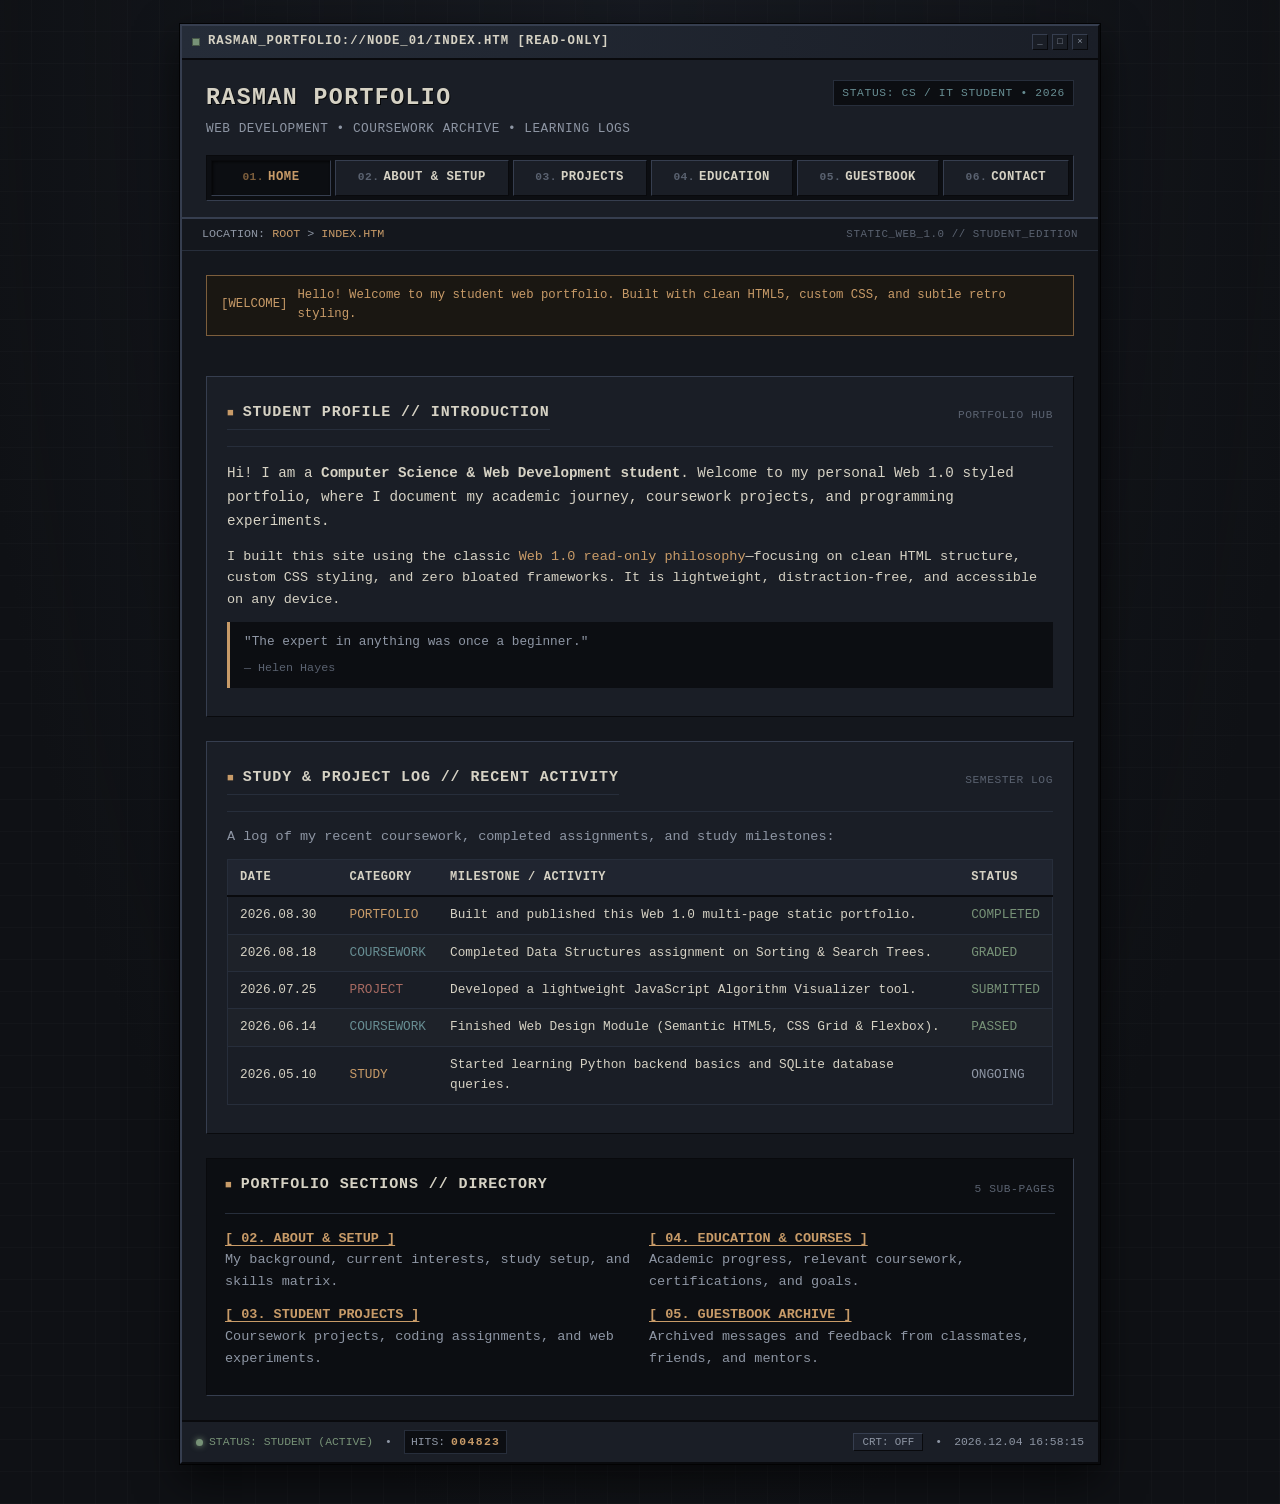
<file: index.html>
<!DOCTYPE html>
<html lang="en">
<head>
  <meta charset="UTF-8">
  <meta name="viewport" content="width=device-width, initial-scale=1.0">
  <meta name="description" content="Rasman Portfolio - A clean, subtle Web 1.0 personal student homepage and coursework archive.">
  <meta name="author" content="Rasman">
  <title>Rasman Portfolio // Web 1.0 Archive [Home]</title>
  <link rel="stylesheet" href="css/base.css">
  <link rel="stylesheet" href="css/components.css">
  <link rel="stylesheet" href="css/pages/home.css">
</head>
<body>

  <!-- Main Desktop Window Frame -->
  <div class="desktop-wrapper" id="main-window">
    
    <!-- Window Titlebar -->
    <header class="window-titlebar">
      <div class="titlebar-text">
        <span class="titlebar-dot"></span>
        RASMAN_PORTFOLIO://NODE_01/INDEX.HTM [READ-ONLY]
      </div>
      <div class="titlebar-controls">
        <span class="win-btn">_</span>
        <span class="win-btn">□</span>
        <span class="win-btn">×</span>
      </div>
    </header>

    <!-- Site Header & Banner -->
    <div class="site-header">
      <div class="banner-top">
        <div class="site-logo-group">
          <h1>RASMAN PORTFOLIO</h1>
          <div class="site-subtitle">WEB DEVELOPMENT • COURSEWORK ARCHIVE • LEARNING LOGS</div>
        </div>
        <div class="system-badge-tag">
          STATUS: CS / IT STUDENT • 2026
        </div>
      </div>

      <!-- Navigation System -->
      <nav class="nav-container" aria-label="Main Navigation">
        <ul class="nav-links">
          <li class="nav-item"><a href="index.html" class="nav-link active" id="nav-home"><span class="nav-num">01.</span>HOME</a></li>
          <li class="nav-item"><a href="about/index.html" class="nav-link" id="nav-about"><span class="nav-num">02.</span>ABOUT &amp; SETUP</a></li>
          <li class="nav-item"><a href="projects/index.html" class="nav-link" id="nav-projects"><span class="nav-num">03.</span>PROJECTS</a></li>
          <li class="nav-item"><a href="experience/index.html" class="nav-link" id="nav-experience"><span class="nav-num">04.</span>EDUCATION</a></li>
          <li class="nav-item"><a href="guestbook/index.html" class="nav-link" id="nav-guestbook"><span class="nav-num">05.</span>GUESTBOOK</a></li>
          <li class="nav-item"><a href="contact/index.html" class="nav-link" id="nav-contact"><span class="nav-num">06.</span>CONTACT</a></li>
        </ul>
      </nav>
    </div>

    <!-- Breadcrumb Bar -->
    <div class="breadcrumb-bar">
      <div class="breadcrumb-path">
        LOCATION: <span>ROOT</span> &gt; <span>INDEX.HTM</span>
      </div>
      <div class="protocol-tag">
        STATIC_WEB_1.0 // STUDENT_EDITION
      </div>
    </div>

    <!-- Main Content Stream -->
    <main class="main-content">

      <!-- Notice Banner -->
      <div class="retro-notice">
        <span>[WELCOME]</span>
        <span>Hello! Welcome to my student web portfolio. Built with clean HTML5, custom CSS, and subtle retro styling.</span>
      </div>

      <!-- Introduction Panel -->
      <section class="panel-box">
        <div class="panel-header">
          <h2 class="panel-title">STUDENT PROFILE // INTRODUCTION</h2>
          <span class="panel-meta">PORTFOLIO HUB</span>
        </div>
        <p class="lead">
          Hi! I am a <strong>Computer Science &amp; Web Development student</strong>. Welcome to my personal Web 1.0 styled portfolio, where I document my academic journey, coursework projects, and programming experiments.
        </p>
        <p>
          I built this site using the classic <span class="text-accent-amber">Web 1.0 read-only philosophy</span>—focusing on clean HTML structure, custom CSS styling, and zero bloated frameworks. It is lightweight, distraction-free, and accessible on any device.
        </p>
        
        <div class="retro-callout">
          "The expert in anything was once a beginner."
          <cite>— Helen Hayes</cite>
        </div>
      </section>

      <!-- Activity & Update Log (Student Changelog Table) -->
      <section class="panel-box">
        <div class="panel-header">
          <h2 class="panel-title">STUDY &amp; PROJECT LOG // RECENT ACTIVITY</h2>
          <span class="panel-meta">SEMESTER LOG</span>
        </div>
        <p class="text-muted">A log of my recent coursework, completed assignments, and study milestones:</p>
        
        <div class="table-responsive">
          <table class="retro-table">
            <thead>
              <tr>
                <th style="width: 110px;">DATE</th>
                <th style="width: 100px;">CATEGORY</th>
                <th>MILESTONE / ACTIVITY</th>
                <th style="width: 90px;">STATUS</th>
              </tr>
            </thead>
            <tbody>
              <tr>
                <td>2026.08.30</td>
                <td><span class="text-accent-amber">PORTFOLIO</span></td>
                <td>Built and published this Web 1.0 multi-page static portfolio.</td>
                <td><span class="text-accent-sage">COMPLETED</span></td>
              </tr>
              <tr>
                <td>2026.08.18</td>
                <td><span class="text-accent-teal">COURSEWORK</span></td>
                <td>Completed Data Structures assignment on Sorting &amp; Search Trees.</td>
                <td><span class="text-accent-sage">GRADED</span></td>
              </tr>
              <tr>
                <td>2026.07.25</td>
                <td><span class="text-accent-rust">PROJECT</span></td>
                <td>Developed a lightweight JavaScript Algorithm Visualizer tool.</td>
                <td><span class="text-accent-sage">SUBMITTED</span></td>
              </tr>
              <tr>
                <td>2026.06.14</td>
                <td><span class="text-accent-teal">COURSEWORK</span></td>
                <td>Finished Web Design Module (Semantic HTML5, CSS Grid &amp; Flexbox).</td>
                <td><span class="text-accent-sage">PASSED</span></td>
              </tr>
              <tr>
                <td>2026.05.10</td>
                <td><span class="text-accent-amber">STUDY</span></td>
                <td>Started learning Python backend basics and SQLite database queries.</td>
                <td><span class="text-muted">ONGOING</span></td>
              </tr>
            </tbody>
          </table>
        </div>
      </section>

      <!-- Quick Nav Index / Directory Matrix -->
      <section class="panel-inset">
        <div class="panel-header">
          <h3 class="panel-title">PORTFOLIO SECTIONS // DIRECTORY</h3>
          <span class="panel-meta">5 SUB-PAGES</span>
        </div>
        <div class="grid-2col">
          <div>
            <p><strong><a href="about/index.html">[ 02. ABOUT &amp; SETUP ]</a></strong><br>
            <span class="text-muted">My background, current interests, study setup, and skills matrix.</span></p>

            <p><strong><a href="projects/index.html">[ 03. STUDENT PROJECTS ]</a></strong><br>
            <span class="text-muted">Coursework projects, coding assignments, and web experiments.</span></p>
          </div>
          <div>
            <p><strong><a href="experience/index.html">[ 04. EDUCATION &amp; COURSES ]</a></strong><br>
            <span class="text-muted">Academic progress, relevant coursework, certifications, and goals.</span></p>

            <p><strong><a href="guestbook/index.html">[ 05. GUESTBOOK ARCHIVE ]</a></strong><br>
            <span class="text-muted">Archived messages and feedback from classmates, friends, and mentors.</span></p>
          </div>
        </div>
      </section>

    </main>

    <!-- Retro Status Bar (Footer) -->
    <footer class="site-footer">
      <div class="footer-section">
        <span class="status-indicator">
          <span class="status-dot"></span>
          STATUS: STUDENT (ACTIVE)
        </span>
        <span>•</span>
        <span class="hit-counter-box">
          HITS: <span class="hit-counter-digits" id="hit-counter">004821</span>
        </span>
      </div>

      <div class="footer-section">
        <button type="button" class="btn-toggle-scanlines" id="toggle-scanlines" title="Toggle subtle CRT scanlines">CRT: OFF</button>
        <span>•</span>
        <span id="system-clock">2026.08.30 13:00:00</span>
      </div>
    </footer>

  </div>

  <script src="js/main.js"></script>
</body>
</html>
</file>
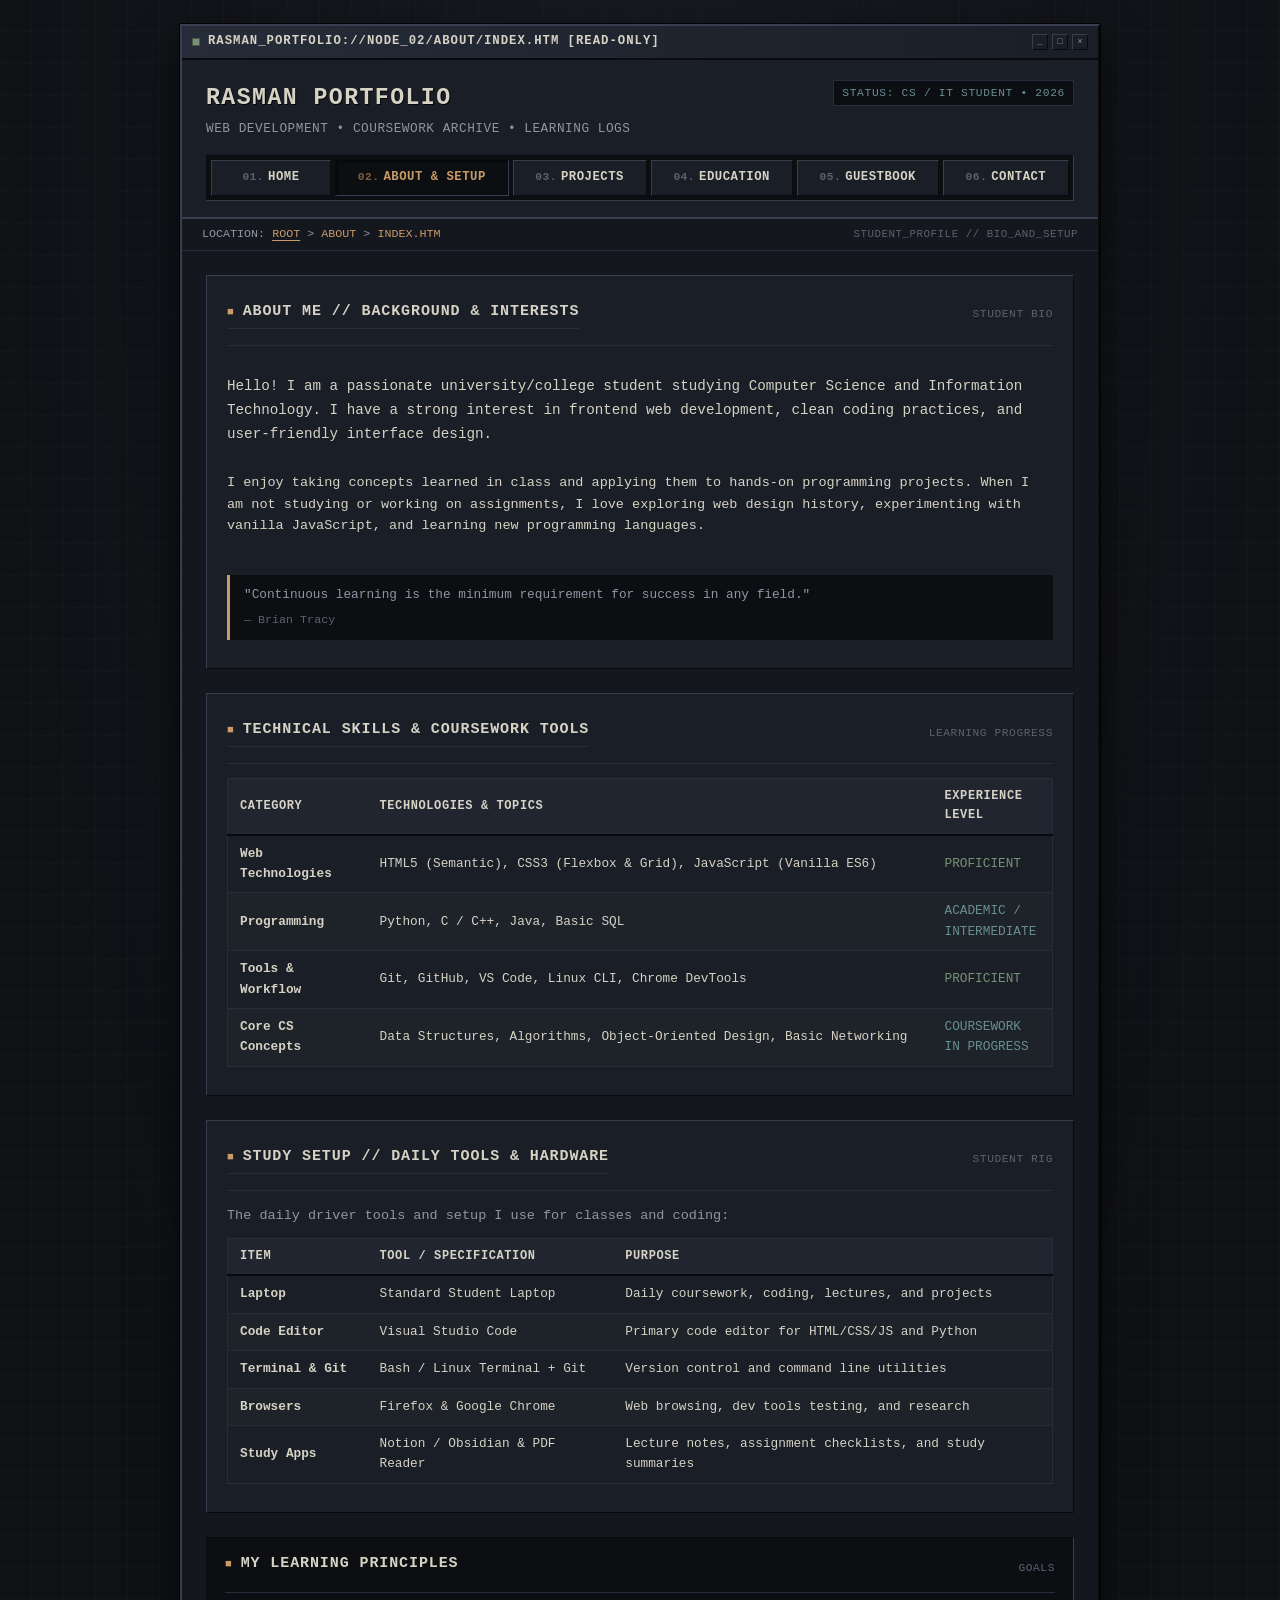
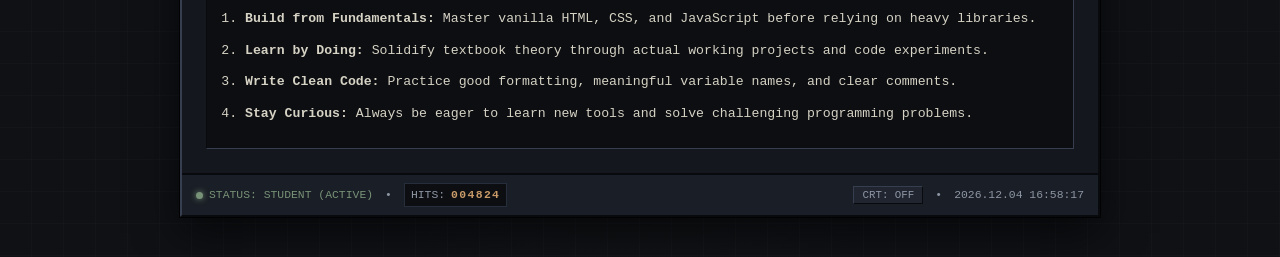
<file: about/index.html>
<!DOCTYPE html>
<html lang="en">
<head>
  <meta charset="UTF-8">
  <meta name="viewport" content="width=device-width, initial-scale=1.0">
  <meta name="description" content="About Rasman - Student developer bio, skills matrix, study environment, and learning goals.">
  <meta name="author" content="Rasman">
  <title>Rasman Portfolio // Web 1.0 Archive [About &amp; Setup]</title>
  <link rel="stylesheet" href="../css/base.css">
  <link rel="stylesheet" href="../css/components.css">
  <link rel="stylesheet" href="../css/pages/about.css">
</head>
<body>

  <div class="desktop-wrapper" id="main-window">
    
    <!-- Window Titlebar -->
    <header class="window-titlebar">
      <div class="titlebar-text">
        <span class="titlebar-dot"></span>
        RASMAN_PORTFOLIO://NODE_02/ABOUT/INDEX.HTM [READ-ONLY]
      </div>
      <div class="titlebar-controls">
        <span class="win-btn">_</span>
        <span class="win-btn">□</span>
        <span class="win-btn">×</span>
      </div>
    </header>

    <!-- Site Header & Banner -->
    <div class="site-header">
      <div class="banner-top">
        <div class="site-logo-group">
          <h1>RASMAN PORTFOLIO</h1>
          <div class="site-subtitle">WEB DEVELOPMENT • COURSEWORK ARCHIVE • LEARNING LOGS</div>
        </div>
        <div class="system-badge-tag">
          STATUS: CS / IT STUDENT • 2026
        </div>
      </div>

      <!-- Navigation System -->
      <nav class="nav-container" aria-label="Main Navigation">
        <ul class="nav-links">
          <li class="nav-item"><a href="../index.html" class="nav-link" id="nav-home"><span class="nav-num">01.</span>HOME</a></li>
          <li class="nav-item"><a href="index.html" class="nav-link active" id="nav-about"><span class="nav-num">02.</span>ABOUT &amp; SETUP</a></li>
          <li class="nav-item"><a href="../projects/index.html" class="nav-link" id="nav-projects"><span class="nav-num">03.</span>PROJECTS</a></li>
          <li class="nav-item"><a href="../experience/index.html" class="nav-link" id="nav-experience"><span class="nav-num">04.</span>EDUCATION</a></li>
          <li class="nav-item"><a href="../guestbook/index.html" class="nav-link" id="nav-guestbook"><span class="nav-num">05.</span>GUESTBOOK</a></li>
          <li class="nav-item"><a href="../contact/index.html" class="nav-link" id="nav-contact"><span class="nav-num">06.</span>CONTACT</a></li>
        </ul>
      </nav>
    </div>

    <!-- Breadcrumb Bar -->
    <div class="breadcrumb-bar">
      <div class="breadcrumb-path">
        LOCATION: <a href="../index.html">ROOT</a> &gt; <span>ABOUT</span> &gt; <span>INDEX.HTM</span>
      </div>
      <div class="protocol-tag">
        STUDENT_PROFILE // BIO_AND_SETUP
      </div>
    </div>

    <!-- Main Content Area -->
    <main class="main-content">

      <!-- Bio / Dossier -->
      <section class="panel-box operator-dossier">
        <div class="panel-header">
          <h2 class="panel-title">ABOUT ME // BACKGROUND &amp; INTERESTS</h2>
          <span class="panel-meta">STUDENT BIO</span>
        </div>
        <p class="lead">
          Hello! I am a passionate university/college student studying Computer Science and Information Technology. I have a strong interest in frontend web development, clean coding practices, and user-friendly interface design.
        </p>
        <p>
          I enjoy taking concepts learned in class and applying them to hands-on programming projects. When I am not studying or working on assignments, I love exploring web design history, experimenting with vanilla JavaScript, and learning new programming languages.
        </p>

        <div class="retro-callout">
          "Continuous learning is the minimum requirement for success in any field."
          <cite>— Brian Tracy</cite>
        </div>
      </section>

      <!-- Technical Skillset Matrix -->
      <section class="panel-box">
        <div class="panel-header">
          <h2 class="panel-title">TECHNICAL SKILLS &amp; COURSEWORK TOOLS</h2>
          <span class="panel-meta">LEARNING PROGRESS</span>
        </div>
        <div class="table-responsive">
          <table class="retro-table">
            <thead>
              <tr>
                <th style="width: 140px;">CATEGORY</th>
                <th>TECHNOLOGIES &amp; TOPICS</th>
                <th style="width: 120px;">EXPERIENCE LEVEL</th>
              </tr>
            </thead>
            <tbody>
              <tr>
                <td><strong>Web Technologies</strong></td>
                <td>HTML5 (Semantic), CSS3 (Flexbox &amp; Grid), JavaScript (Vanilla ES6)</td>
                <td><span class="text-accent-sage">PROFICIENT</span></td>
              </tr>
              <tr>
                <td><strong>Programming</strong></td>
                <td>Python, C / C++, Java, Basic SQL</td>
                <td><span class="text-accent-teal">ACADEMIC / INTERMEDIATE</span></td>
              </tr>
              <tr>
                <td><strong>Tools &amp; Workflow</strong></td>
                <td>Git, GitHub, VS Code, Linux CLI, Chrome DevTools</td>
                <td><span class="text-accent-sage">PROFICIENT</span></td>
              </tr>
              <tr>
                <td><strong>Core CS Concepts</strong></td>
                <td>Data Structures, Algorithms, Object-Oriented Design, Basic Networking</td>
                <td><span class="text-accent-teal">COURSEWORK IN PROGRESS</span></td>
              </tr>
            </tbody>
          </table>
        </div>
      </section>

      <!-- Student Setup / Study Tools -->
      <section class="panel-box">
        <div class="panel-header">
          <h2 class="panel-title">STUDY SETUP // DAILY TOOLS &amp; HARDWARE</h2>
          <span class="panel-meta">STUDENT RIG</span>
        </div>
        <p class="text-muted">The daily driver tools and setup I use for classes and coding:</p>
        
        <div class="table-responsive">
          <table class="retro-table">
            <thead>
              <tr>
                <th style="width: 140px;">ITEM</th>
                <th>TOOL / SPECIFICATION</th>
                <th>PURPOSE</th>
              </tr>
            </thead>
            <tbody>
              <tr>
                <td><strong>Laptop</strong></td>
                <td>Standard Student Laptop</td>
                <td>Daily coursework, coding, lectures, and projects</td>
              </tr>
              <tr>
                <td><strong>Code Editor</strong></td>
                <td>Visual Studio Code</td>
                <td>Primary code editor for HTML/CSS/JS and Python</td>
              </tr>
              <tr>
                <td><strong>Terminal &amp; Git</strong></td>
                <td>Bash / Linux Terminal + Git</td>
                <td>Version control and command line utilities</td>
              </tr>
              <tr>
                <td><strong>Browsers</strong></td>
                <td>Firefox &amp; Google Chrome</td>
                <td>Web browsing, dev tools testing, and research</td>
              </tr>
              <tr>
                <td><strong>Study Apps</strong></td>
                <td>Notion / Obsidian &amp; PDF Reader</td>
                <td>Lecture notes, assignment checklists, and study summaries</td>
              </tr>
            </tbody>
          </table>
        </div>
      </section>

      <!-- Core Principles -->
      <section class="panel-inset">
        <div class="panel-header">
          <h3 class="panel-title">MY LEARNING PRINCIPLES</h3>
          <span class="panel-meta">GOALS</span>
        </div>
        <ol class="manifesto-list">
          <li><strong>Build from Fundamentals:</strong> Master vanilla HTML, CSS, and JavaScript before relying on heavy libraries.</li>
          <li><strong>Learn by Doing:</strong> Solidify textbook theory through actual working projects and code experiments.</li>
          <li><strong>Write Clean Code:</strong> Practice good formatting, meaningful variable names, and clear comments.</li>
          <li><strong>Stay Curious:</strong> Always be eager to learn new tools and solve challenging programming problems.</li>
        </ol>
      </section>

    </main>

    <!-- Retro Status Bar (Footer) -->
    <footer class="site-footer">
      <div class="footer-section">
        <span class="status-indicator">
          <span class="status-dot"></span>
          STATUS: STUDENT (ACTIVE)
        </span>
        <span>•</span>
        <span class="hit-counter-box">
          HITS: <span class="hit-counter-digits" id="hit-counter">004821</span>
        </span>
      </div>

      <div class="footer-section">
        <button type="button" class="btn-toggle-scanlines" id="toggle-scanlines" title="Toggle subtle CRT scanlines">CRT: OFF</button>
        <span>•</span>
        <span id="system-clock">2026.08.30 13:00:00</span>
      </div>
    </footer>

  </div>

  <script src="../js/main.js"></script>
</body>
</html>
</file>
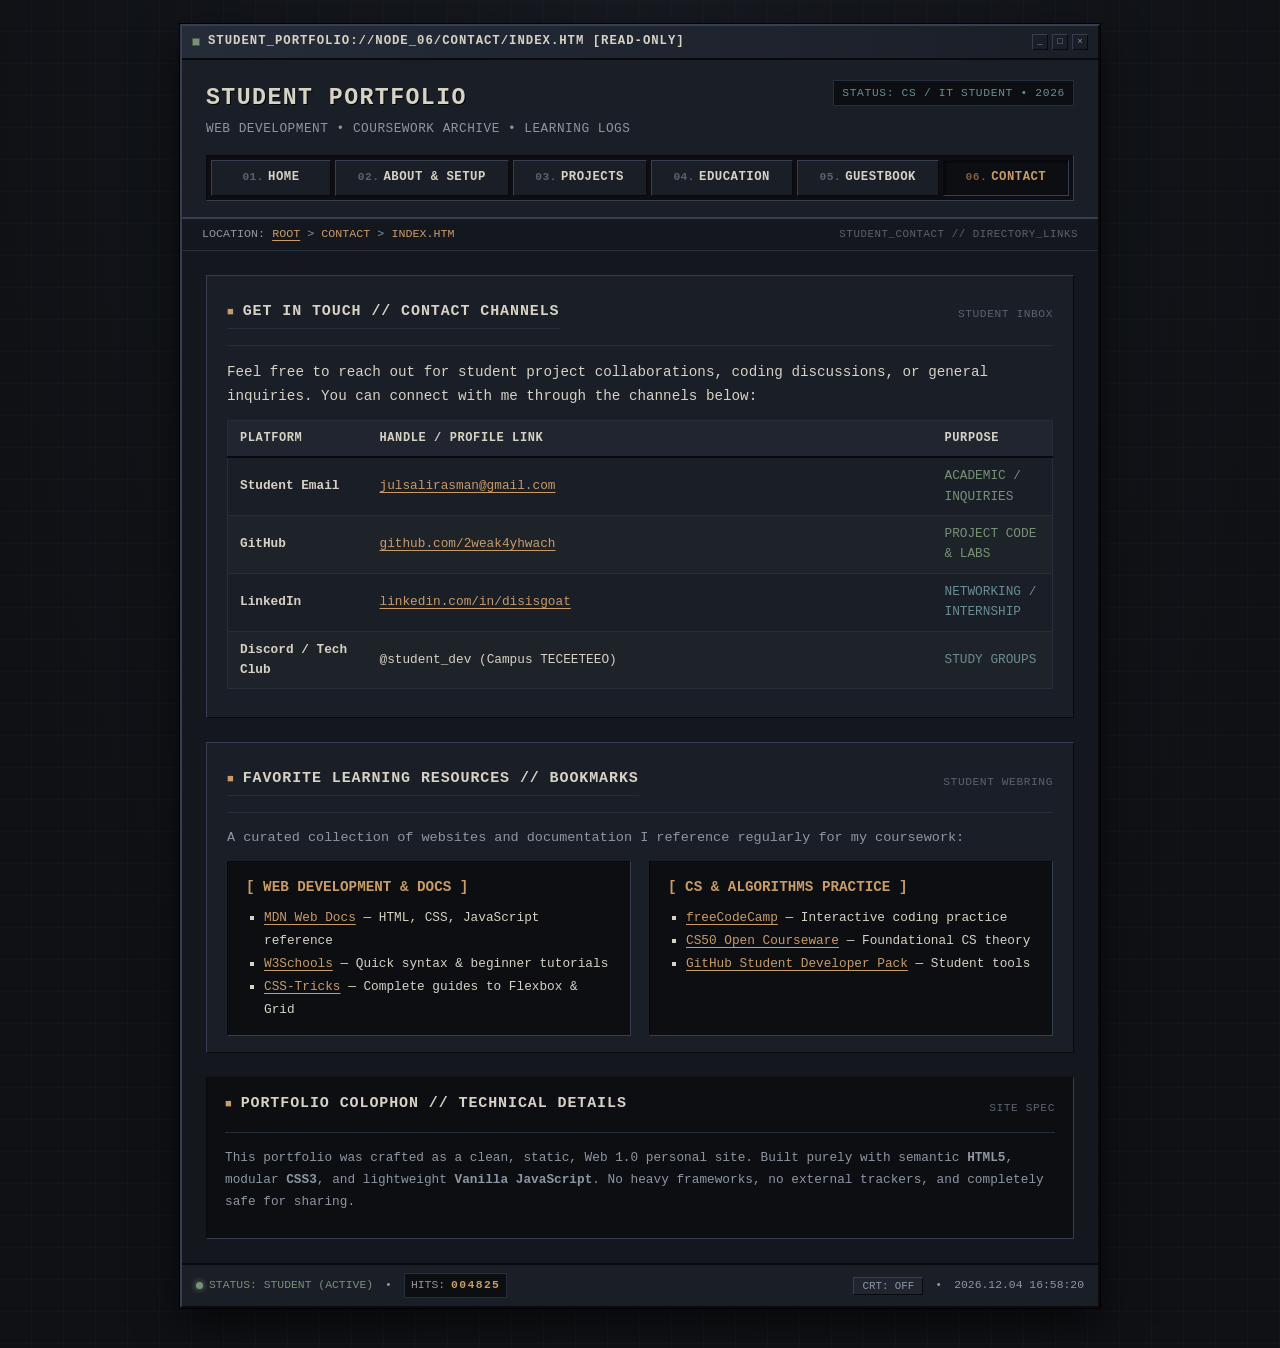
<file: contact/index.html>
<!DOCTYPE html>
<html lang="en">

<head>
  <meta charset="UTF-8">
  <meta name="viewport" content="width=device-width, initial-scale=1.0">
  <meta name="description" content="Contact - Student contact channels, profiles, and curated learning bookmarks.">
  <meta name="author" content="Student">
  <title>Student Portfolio // Web 1.0 Archive [Contact &amp; Links]</title>
  <link rel="stylesheet" href="../css/base.css">
  <link rel="stylesheet" href="../css/components.css">
  <link rel="stylesheet" href="../css/pages/contact.css">
</head>

<body>

  <div class="desktop-wrapper" id="main-window">

    <!-- Window Titlebar -->
    <header class="window-titlebar">
      <div class="titlebar-text">
        <span class="titlebar-dot"></span>
        STUDENT_PORTFOLIO://NODE_06/CONTACT/INDEX.HTM [READ-ONLY]
      </div>
      <div class="titlebar-controls">
        <span class="win-btn">_</span>
        <span class="win-btn">□</span>
        <span class="win-btn">×</span>
      </div>
    </header>

    <!-- Site Header & Banner -->
    <div class="site-header">
      <div class="banner-top">
        <div class="site-logo-group">
          <h1>STUDENT PORTFOLIO</h1>
          <div class="site-subtitle">WEB DEVELOPMENT • COURSEWORK ARCHIVE • LEARNING LOGS</div>
        </div>
        <div class="system-badge-tag">
          STATUS: CS / IT STUDENT • 2026
        </div>
      </div>

      <!-- Navigation System -->
      <nav class="nav-container" aria-label="Main Navigation">
        <ul class="nav-links">
          <li class="nav-item"><a href="../index.html" class="nav-link" id="nav-home"><span
                class="nav-num">01.</span>HOME</a></li>
          <li class="nav-item"><a href="../about/index.html" class="nav-link" id="nav-about"><span
                class="nav-num">02.</span>ABOUT &amp; SETUP</a></li>
          <li class="nav-item"><a href="../projects/index.html" class="nav-link" id="nav-projects"><span
                class="nav-num">03.</span>PROJECTS</a></li>
          <li class="nav-item"><a href="../experience/index.html" class="nav-link" id="nav-experience"><span
                class="nav-num">04.</span>EDUCATION</a></li>
          <li class="nav-item"><a href="../guestbook/index.html" class="nav-link" id="nav-guestbook"><span
                class="nav-num">05.</span>GUESTBOOK</a></li>
          <li class="nav-item"><a href="index.html" class="nav-link active" id="nav-contact"><span
                class="nav-num">06.</span>CONTACT</a></li>
        </ul>
      </nav>
    </div>

    <!-- Breadcrumb Bar -->
    <div class="breadcrumb-bar">
      <div class="breadcrumb-path">
        LOCATION: <a href="../index.html">ROOT</a> &gt; <span>CONTACT</span> &gt; <span>INDEX.HTM</span>
      </div>
      <div class="protocol-tag">
        STUDENT_CONTACT // DIRECTORY_LINKS
      </div>
    </div>

    <!-- Main Content Area -->
    <main class="main-content">

      <!-- Transmission Channels -->
      <section class="panel-box">
        <div class="panel-header">
          <h2 class="panel-title">GET IN TOUCH // CONTACT CHANNELS</h2>
          <span class="panel-meta">STUDENT INBOX</span>
        </div>
        <p class="lead">
          Feel free to reach out for student project collaborations, coding discussions, or general inquiries. You can
          connect with me through the channels below:
        </p>

        <div class="table-responsive">
          <table class="retro-table">
            <thead>
              <tr>
                <th style="width: 140px;">PLATFORM</th>
                <th>HANDLE / PROFILE LINK</th>
                <th style="width: 120px;">PURPOSE</th>
              </tr>
            </thead>
            <tbody>
              <tr>
                <td><strong>Student Email</strong></td>
                <td><a href="mailto:your.email@university.edu">julsalirasman@gmail.com</a></td>
                <td><span class="text-accent-sage">ACADEMIC / INQUIRIES</span></td>
              </tr>
              <tr>
                <td><strong>GitHub</strong></td>
                <td><a href="https://github.com" target="_blank" rel="noopener">github.com/2weak4yhwach</a></td>
                <td><span class="text-accent-sage">PROJECT CODE &amp; LABS</span></td>
              </tr>
              <tr>
                <td><strong>LinkedIn</strong></td>
                <td><a href="https://linkedin.com" target="_blank" rel="noopener">linkedin.com/in/disisgoat</a></td>
                <td><span class="text-accent-teal">NETWORKING / INTERNSHIP</span></td>
              </tr>
              <tr>
                <td><strong>Discord / Tech Club</strong></td>
                <td><code>@student_dev</code> (Campus TECEETEEO)</td>
                <td><span class="text-accent-teal">STUDY GROUPS</span></td>
              </tr>
            </tbody>
          </table>
        </div>
      </section>

      <!-- Student Learning Resources & Bookmarks -->
      <section class="panel-box">
        <div class="panel-header">
          <h2 class="panel-title">FAVORITE LEARNING RESOURCES // BOOKMARKS</h2>
          <span class="panel-meta">STUDENT WEBRING</span>
        </div>
        <p class="text-muted">A curated collection of websites and documentation I reference regularly for my
          coursework:</p>

        <div class="grid-2col">
          <div class="panel-inset">
            <h3 style="margin-bottom: 8px;">[ WEB DEVELOPMENT &amp; DOCS ]</h3>
            <ul class="webring-list">
              <li><a href="https://developer.mozilla.org" target="_blank" rel="noopener">MDN Web Docs</a> — HTML, CSS,
                JavaScript reference</li>
              <li><a href="https://www.w3schools.com" target="_blank" rel="noopener">W3Schools</a> — Quick syntax &amp;
                beginner tutorials</li>
              <li><a href="https://css-tricks.com" target="_blank" rel="noopener">CSS-Tricks</a> — Complete guides to
                Flexbox &amp; Grid</li>
            </ul>
          </div>

          <div class="panel-inset">
            <h3 style="margin-bottom: 8px;">[ CS &amp; ALGORITHMS PRACTICE ]</h3>
            <ul class="webring-list">
              <li><a href="https://www.freecodecamp.org" target="_blank" rel="noopener">freeCodeCamp</a> — Interactive
                coding practice</li>
              <li><a href="https://cs50.harvard.edu" target="_blank" rel="noopener">CS50 Open Courseware</a> —
                Foundational CS theory</li>
              <li><a href="https://education.github.com" target="_blank" rel="noopener">GitHub Student Developer
                  Pack</a> — Student tools</li>
            </ul>
          </div>
        </div>
      </section>

      <!-- Colophon -->
      <section class="panel-inset">
        <div class="panel-header">
          <h3 class="panel-title">PORTFOLIO COLOPHON // TECHNICAL DETAILS</h3>
          <span class="panel-meta">SITE SPEC</span>
        </div>
        <p style="font-size: 0.85rem; color: var(--text-secondary); line-height: 1.7;">
          This portfolio was crafted as a clean, static, Web 1.0 personal site.
          Built purely with semantic <strong>HTML5</strong>, modular <strong>CSS3</strong>, and lightweight
          <strong>Vanilla JavaScript</strong>.
          No heavy frameworks, no external trackers, and completely safe for sharing.
        </p>
      </section>

    </main>

    <!-- Retro Status Bar (Footer) -->
    <footer class="site-footer">
      <div class="footer-section">
        <span class="status-indicator">
          <span class="status-dot"></span>
          STATUS: STUDENT (ACTIVE)
        </span>
        <span>•</span>
        <span class="hit-counter-box">
          HITS: <span class="hit-counter-digits" id="hit-counter">004821</span>
        </span>
      </div>

      <div class="footer-section">
        <button type="button" class="btn-toggle-scanlines" id="toggle-scanlines"
          title="Toggle subtle CRT scanlines">CRT: OFF</button>
        <span>•</span>
        <span id="system-clock">2026.08.30 13:00:00</span>
      </div>
    </footer>

  </div>

  <script src="../js/main.js"></script>
</body>

</html>
</file>
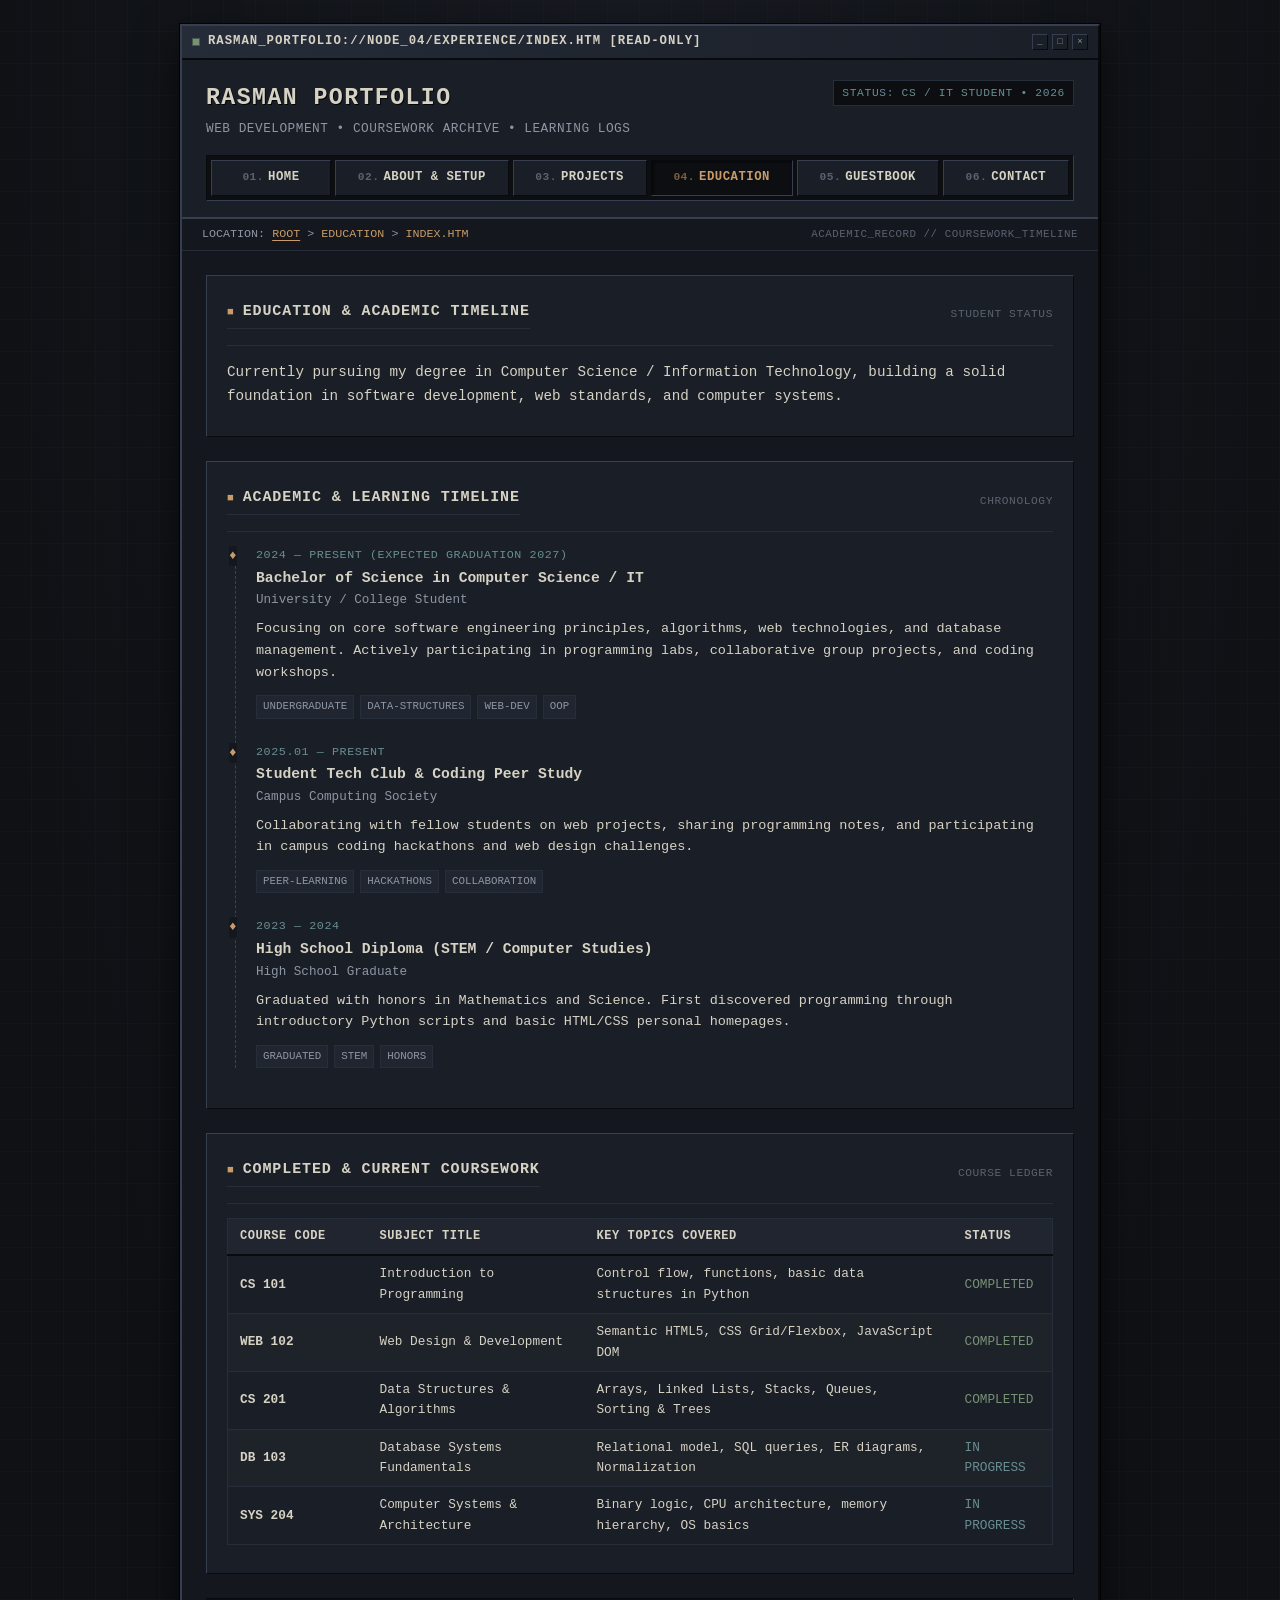
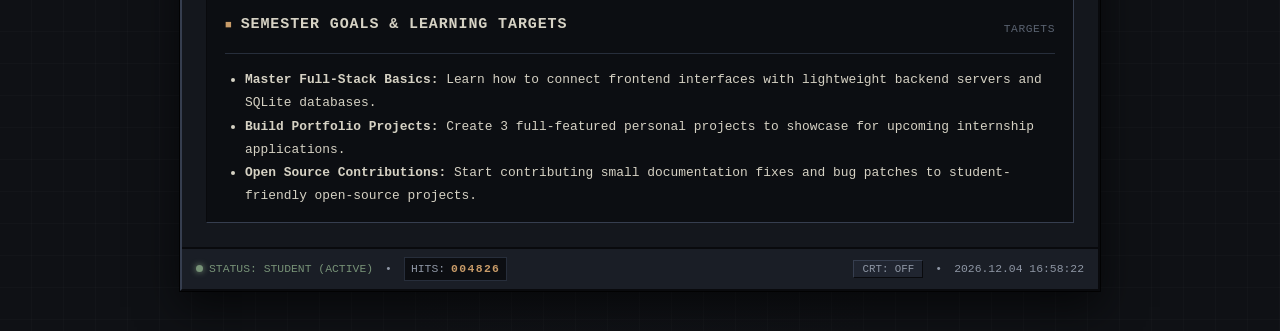
<file: experience/index.html>
<!DOCTYPE html>
<html lang="en">
<head>
  <meta charset="UTF-8">
  <meta name="viewport" content="width=device-width, initial-scale=1.0">
  <meta name="description" content="Rasman Education & Experience - Academic background, completed coursework, campus activities, and certifications.">
  <meta name="author" content="Rasman">
  <title>Rasman Portfolio // Web 1.0 Archive [Education]</title>
  <link rel="stylesheet" href="../css/base.css">
  <link rel="stylesheet" href="../css/components.css">
  <link rel="stylesheet" href="../css/pages/experience.css">
</head>
<body>

  <div class="desktop-wrapper" id="main-window">
    
    <!-- Window Titlebar -->
    <header class="window-titlebar">
      <div class="titlebar-text">
        <span class="titlebar-dot"></span>
        RASMAN_PORTFOLIO://NODE_04/EXPERIENCE/INDEX.HTM [READ-ONLY]
      </div>
      <div class="titlebar-controls">
        <span class="win-btn">_</span>
        <span class="win-btn">□</span>
        <span class="win-btn">×</span>
      </div>
    </header>

    <!-- Site Header & Banner -->
    <div class="site-header">
      <div class="banner-top">
        <div class="site-logo-group">
          <h1>RASMAN PORTFOLIO</h1>
          <div class="site-subtitle">WEB DEVELOPMENT • COURSEWORK ARCHIVE • LEARNING LOGS</div>
        </div>
        <div class="system-badge-tag">
          STATUS: CS / IT STUDENT • 2026
        </div>
      </div>

      <!-- Navigation System -->
      <nav class="nav-container" aria-label="Main Navigation">
        <ul class="nav-links">
          <li class="nav-item"><a href="../index.html" class="nav-link" id="nav-home"><span class="nav-num">01.</span>HOME</a></li>
          <li class="nav-item"><a href="../about/index.html" class="nav-link" id="nav-about"><span class="nav-num">02.</span>ABOUT &amp; SETUP</a></li>
          <li class="nav-item"><a href="../projects/index.html" class="nav-link" id="nav-projects"><span class="nav-num">03.</span>PROJECTS</a></li>
          <li class="nav-item"><a href="index.html" class="nav-link active" id="nav-experience"><span class="nav-num">04.</span>EDUCATION</a></li>
          <li class="nav-item"><a href="../guestbook/index.html" class="nav-link" id="nav-guestbook"><span class="nav-num">05.</span>GUESTBOOK</a></li>
          <li class="nav-item"><a href="../contact/index.html" class="nav-link" id="nav-contact"><span class="nav-num">06.</span>CONTACT</a></li>
        </ul>
      </nav>
    </div>

    <!-- Breadcrumb Bar -->
    <div class="breadcrumb-bar">
      <div class="breadcrumb-path">
        LOCATION: <a href="../index.html">ROOT</a> &gt; <span>EDUCATION</span> &gt; <span>INDEX.HTM</span>
      </div>
      <div class="protocol-tag">
        ACADEMIC_RECORD // COURSEWORK_TIMELINE
      </div>
    </div>

    <!-- Main Content Area -->
    <main class="main-content">

      <!-- Executive Overview -->
      <section class="panel-box">
        <div class="panel-header">
          <h2 class="panel-title">EDUCATION &amp; ACADEMIC TIMELINE</h2>
          <span class="panel-meta">STUDENT STATUS</span>
        </div>
        <p class="lead">
          Currently pursuing my degree in Computer Science / Information Technology, building a solid foundation in software development, web standards, and computer systems.
        </p>
      </section>

      <!-- Academic & Campus Timeline -->
      <section class="panel-box">
        <div class="panel-header">
          <h2 class="panel-title">ACADEMIC &amp; LEARNING TIMELINE</h2>
          <span class="panel-meta">CHRONOLOGY</span>
        </div>

        <ul class="timeline-list">

          <!-- Item 1 -->
          <li class="timeline-item">
            <div class="timeline-date">2024 — PRESENT (EXPECTED GRADUATION 2027)</div>
            <div class="timeline-role">Bachelor of Science in Computer Science / IT</div>
            <div class="timeline-org">University / College Student</div>
            <div class="timeline-content">
              <p>
                Focusing on core software engineering principles, algorithms, web technologies, and database management. Actively participating in programming labs, collaborative group projects, and coding workshops.
              </p>
              <div class="tag-list">
                <span class="tag">UNDERGRADUATE</span>
                <span class="tag">DATA-STRUCTURES</span>
                <span class="tag">WEB-DEV</span>
                <span class="tag">OOP</span>
              </div>
            </div>
          </li>

          <!-- Item 2 -->
          <li class="timeline-item">
            <div class="timeline-date">2025.01 — PRESENT</div>
            <div class="timeline-role">Student Tech Club &amp; Coding Peer Study</div>
            <div class="timeline-org">Campus Computing Society</div>
            <div class="timeline-content">
              <p>
                Collaborating with fellow students on web projects, sharing programming notes, and participating in campus coding hackathons and web design challenges.
              </p>
              <div class="tag-list">
                <span class="tag">PEER-LEARNING</span>
                <span class="tag">HACKATHONS</span>
                <span class="tag">COLLABORATION</span>
              </div>
            </div>
          </li>

          <!-- Item 3 -->
          <li class="timeline-item">
            <div class="timeline-date">2023 — 2024</div>
            <div class="timeline-role">High School Diploma (STEM / Computer Studies)</div>
            <div class="timeline-org">High School Graduate</div>
            <div class="timeline-content">
              <p>
                Graduated with honors in Mathematics and Science. First discovered programming through introductory Python scripts and basic HTML/CSS personal homepages.
              </p>
              <div class="tag-list">
                <span class="tag">GRADUATED</span>
                <span class="tag">STEM</span>
                <span class="tag">HONORS</span>
              </div>
            </div>
          </li>

        </ul>
      </section>

      <!-- Coursework & Subject Ledger -->
      <section class="panel-box">
        <div class="panel-header">
          <h2 class="panel-title">COMPLETED &amp; CURRENT COURSEWORK</h2>
          <span class="panel-meta">COURSE LEDGER</span>
        </div>
        <div class="table-responsive">
          <table class="retro-table">
            <thead>
              <tr>
                <th style="width: 140px;">COURSE CODE</th>
                <th>SUBJECT TITLE</th>
                <th>KEY TOPICS COVERED</th>
                <th style="width: 100px;">STATUS</th>
              </tr>
            </thead>
            <tbody>
              <tr>
                <td><strong>CS 101</strong></td>
                <td>Introduction to Programming</td>
                <td>Control flow, functions, basic data structures in Python</td>
                <td><span class="text-accent-sage">COMPLETED</span></td>
              </tr>
              <tr>
                <td><strong>WEB 102</strong></td>
                <td>Web Design &amp; Development</td>
                <td>Semantic HTML5, CSS Grid/Flexbox, JavaScript DOM</td>
                <td><span class="text-accent-sage">COMPLETED</span></td>
              </tr>
              <tr>
                <td><strong>CS 201</strong></td>
                <td>Data Structures &amp; Algorithms</td>
                <td>Arrays, Linked Lists, Stacks, Queues, Sorting &amp; Trees</td>
                <td><span class="text-accent-sage">COMPLETED</span></td>
              </tr>
              <tr>
                <td><strong>DB 103</strong></td>
                <td>Database Systems Fundamentals</td>
                <td>Relational model, SQL queries, ER diagrams, Normalization</td>
                <td><span class="text-accent-teal">IN PROGRESS</span></td>
              </tr>
              <tr>
                <td><strong>SYS 204</strong></td>
                <td>Computer Systems &amp; Architecture</td>
                <td>Binary logic, CPU architecture, memory hierarchy, OS basics</td>
                <td><span class="text-accent-teal">IN PROGRESS</span></td>
              </tr>
            </tbody>
          </table>
        </div>
      </section>

      <!-- Key Academic Goals -->
      <section class="panel-inset">
        <div class="panel-header">
          <h3 class="panel-title">SEMESTER GOALS &amp; LEARNING TARGETS</h3>
          <span class="panel-meta">TARGETS</span>
        </div>
        <ul style="margin-left: 20px; font-size: 0.86rem; color: var(--text-primary); line-height: 1.8;">
          <li><strong>Master Full-Stack Basics:</strong> Learn how to connect frontend interfaces with lightweight backend servers and SQLite databases.</li>
          <li><strong>Build Portfolio Projects:</strong> Create 3 full-featured personal projects to showcase for upcoming internship applications.</li>
          <li><strong>Open Source Contributions:</strong> Start contributing small documentation fixes and bug patches to student-friendly open-source projects.</li>
        </ul>
      </section>

    </main>

    <!-- Retro Status Bar (Footer) -->
    <footer class="site-footer">
      <div class="footer-section">
        <span class="status-indicator">
          <span class="status-dot"></span>
          STATUS: STUDENT (ACTIVE)
        </span>
        <span>•</span>
        <span class="hit-counter-box">
          HITS: <span class="hit-counter-digits" id="hit-counter">004821</span>
        </span>
      </div>

      <div class="footer-section">
        <button type="button" class="btn-toggle-scanlines" id="toggle-scanlines" title="Toggle subtle CRT scanlines">CRT: OFF</button>
        <span>•</span>
        <span id="system-clock">2026.08.30 13:00:00</span>
      </div>
    </footer>

  </div>

  <script src="../js/main.js"></script>
</body>
</html>
</file>
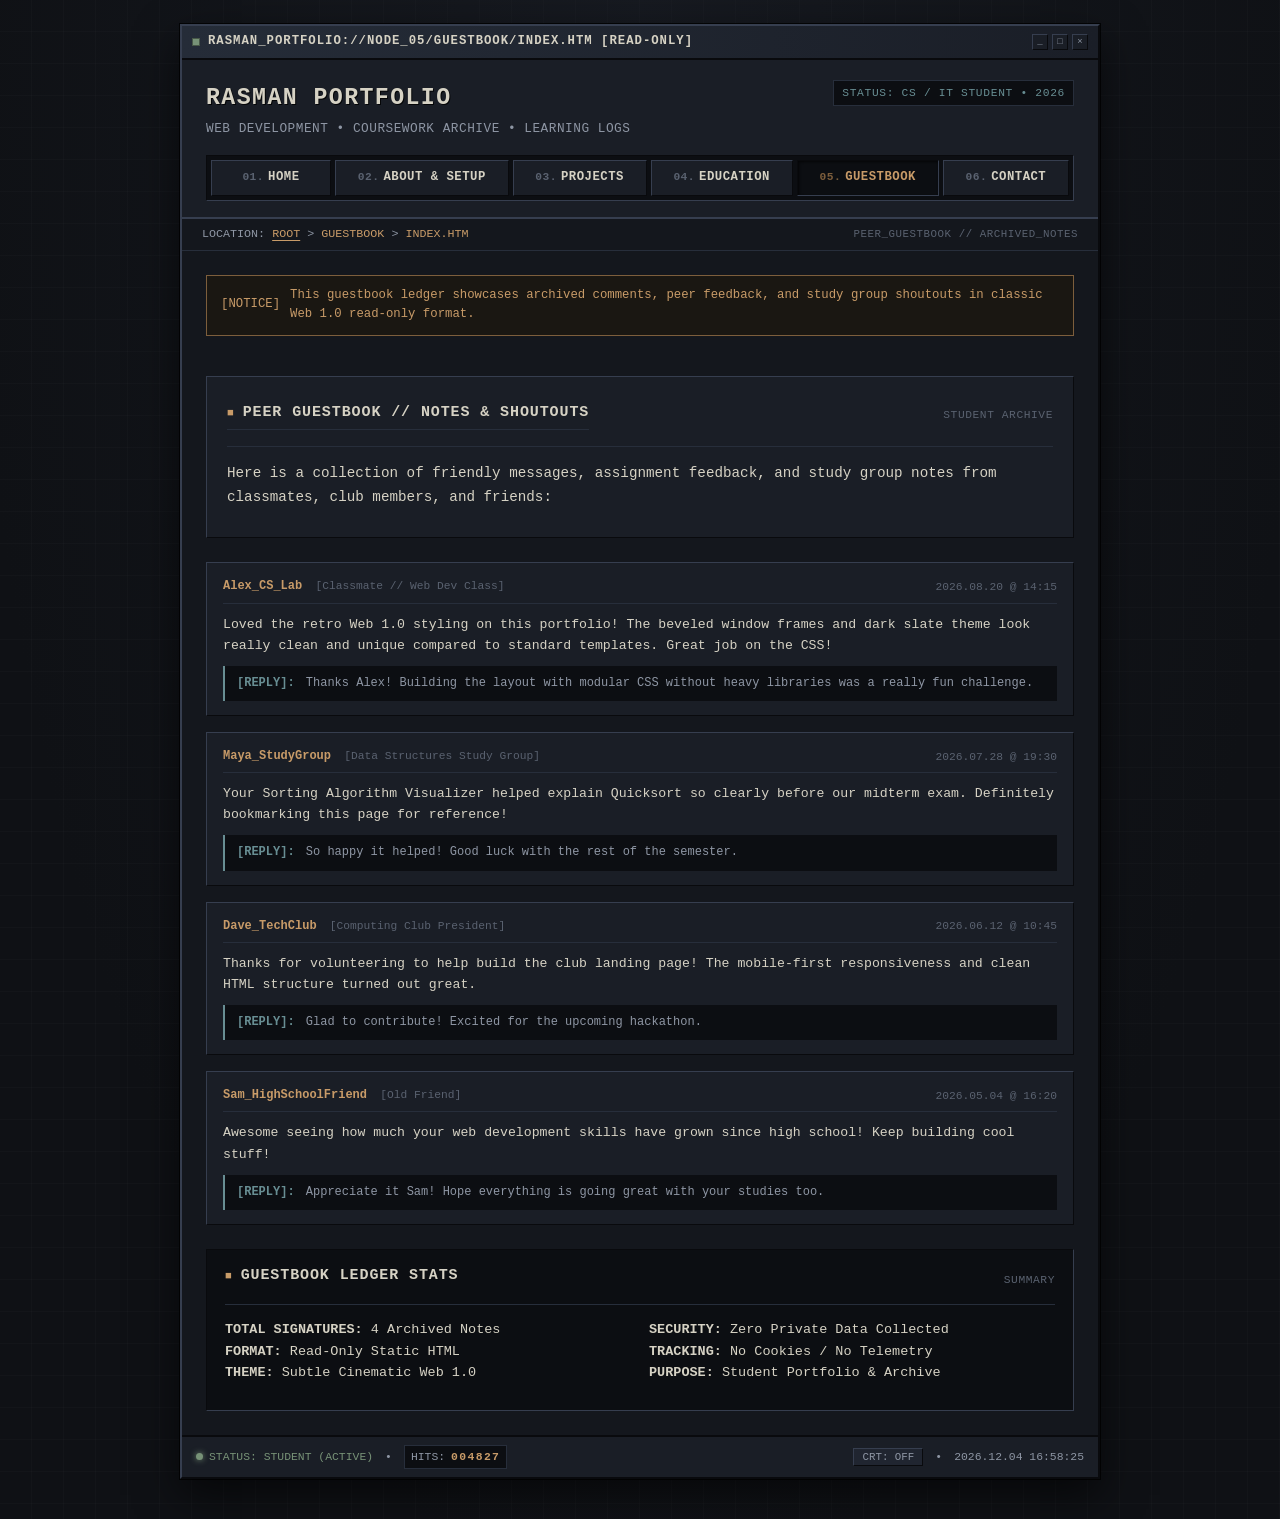
<file: guestbook/index.html>
<!DOCTYPE html>
<html lang="en">
<head>
  <meta charset="UTF-8">
  <meta name="viewport" content="width=device-width, initial-scale=1.0">
  <meta name="description" content="Rasman Guestbook - Preserved friendly notes and feedback from classmates, study peers, and friends.">
  <meta name="author" content="Rasman">
  <title>Rasman Portfolio // Web 1.0 Archive [Guestbook]</title>
  <link rel="stylesheet" href="../css/base.css">
  <link rel="stylesheet" href="../css/components.css">
  <link rel="stylesheet" href="../css/pages/guestbook.css">
</head>
<body>

  <div class="desktop-wrapper" id="main-window">
    
    <!-- Window Titlebar -->
    <header class="window-titlebar">
      <div class="titlebar-text">
        <span class="titlebar-dot"></span>
        RASMAN_PORTFOLIO://NODE_05/GUESTBOOK/INDEX.HTM [READ-ONLY]
      </div>
      <div class="titlebar-controls">
        <span class="win-btn">_</span>
        <span class="win-btn">□</span>
        <span class="win-btn">×</span>
      </div>
    </header>

    <!-- Site Header & Banner -->
    <div class="site-header">
      <div class="banner-top">
        <div class="site-logo-group">
          <h1>RASMAN PORTFOLIO</h1>
          <div class="site-subtitle">WEB DEVELOPMENT • COURSEWORK ARCHIVE • LEARNING LOGS</div>
        </div>
        <div class="system-badge-tag">
          STATUS: CS / IT STUDENT • 2026
        </div>
      </div>

      <!-- Navigation System -->
      <nav class="nav-container" aria-label="Main Navigation">
        <ul class="nav-links">
          <li class="nav-item"><a href="../index.html" class="nav-link" id="nav-home"><span class="nav-num">01.</span>HOME</a></li>
          <li class="nav-item"><a href="../about/index.html" class="nav-link" id="nav-about"><span class="nav-num">02.</span>ABOUT &amp; SETUP</a></li>
          <li class="nav-item"><a href="../projects/index.html" class="nav-link" id="nav-projects"><span class="nav-num">03.</span>PROJECTS</a></li>
          <li class="nav-item"><a href="../experience/index.html" class="nav-link" id="nav-experience"><span class="nav-num">04.</span>EDUCATION</a></li>
          <li class="nav-item"><a href="index.html" class="nav-link active" id="nav-guestbook"><span class="nav-num">05.</span>GUESTBOOK</a></li>
          <li class="nav-item"><a href="../contact/index.html" class="nav-link" id="nav-contact"><span class="nav-num">06.</span>CONTACT</a></li>
        </ul>
      </nav>
    </div>

    <!-- Breadcrumb Bar -->
    <div class="breadcrumb-bar">
      <div class="breadcrumb-path">
        LOCATION: <a href="../index.html">ROOT</a> &gt; <span>GUESTBOOK</span> &gt; <span>INDEX.HTM</span>
      </div>
      <div class="protocol-tag">
        PEER_GUESTBOOK // ARCHIVED_NOTES
      </div>
    </div>

    <!-- Main Content Area -->
    <main class="main-content">

      <!-- Archive Notice -->
      <div class="retro-notice">
        <span>[NOTICE]</span>
        <span>This guestbook ledger showcases archived comments, peer feedback, and study group shoutouts in classic Web 1.0 read-only format.</span>
      </div>

      <!-- Intro Panel -->
      <section class="panel-box">
        <div class="panel-header">
          <h2 class="panel-title">PEER GUESTBOOK // NOTES &amp; SHOUTOUTS</h2>
          <span class="panel-meta">STUDENT ARCHIVE</span>
        </div>
        <p class="lead">
          Here is a collection of friendly messages, assignment feedback, and study group notes from classmates, club members, and friends:
        </p>
      </section>

      <!-- Guestbook Entries Stream -->
      <section class="guestbook-stream">

        <!-- Entry 1 -->
        <article class="guestbook-entry">
          <div class="entry-header">
            <div>
              <span class="entry-author">Alex_CS_Lab</span>
              <span class="entry-origin">[Classmate // Web Dev Class]</span>
            </div>
            <span class="entry-timestamp">2026.08.20 @ 14:15</span>
          </div>
          <div class="entry-message">
            Loved the retro Web 1.0 styling on this portfolio! The beveled window frames and dark slate theme look really clean and unique compared to standard templates. Great job on the CSS!
          </div>
          <div class="entry-reply">
            <span class="entry-reply-author">[REPLY]:</span> Thanks Alex! Building the layout with modular CSS without heavy libraries was a really fun challenge.
          </div>
        </article>

        <!-- Entry 2 -->
        <article class="guestbook-entry">
          <div class="entry-header">
            <div>
              <span class="entry-author">Maya_StudyGroup</span>
              <span class="entry-origin">[Data Structures Study Group]</span>
            </div>
            <span class="entry-timestamp">2026.07.28 @ 19:30</span>
          </div>
          <div class="entry-message">
            Your Sorting Algorithm Visualizer helped explain Quicksort so clearly before our midterm exam. Definitely bookmarking this page for reference!
          </div>
          <div class="entry-reply">
            <span class="entry-reply-author">[REPLY]:</span> So happy it helped! Good luck with the rest of the semester.
          </div>
        </article>

        <!-- Entry 3 -->
        <article class="guestbook-entry">
          <div class="entry-header">
            <div>
              <span class="entry-author">Dave_TechClub</span>
              <span class="entry-origin">[Computing Club President]</span>
            </div>
            <span class="entry-timestamp">2026.06.12 @ 10:45</span>
          </div>
          <div class="entry-message">
            Thanks for volunteering to help build the club landing page! The mobile-first responsiveness and clean HTML structure turned out great.
          </div>
          <div class="entry-reply">
            <span class="entry-reply-author">[REPLY]:</span> Glad to contribute! Excited for the upcoming hackathon.
          </div>
        </article>

        <!-- Entry 4 -->
        <article class="guestbook-entry">
          <div class="entry-header">
            <div>
              <span class="entry-author">Sam_HighSchoolFriend</span>
              <span class="entry-origin">[Old Friend]</span>
            </div>
            <span class="entry-timestamp">2026.05.04 @ 16:20</span>
          </div>
          <div class="entry-message">
            Awesome seeing how much your web development skills have grown since high school! Keep building cool stuff!
          </div>
          <div class="entry-reply">
            <span class="entry-reply-author">[REPLY]:</span> Appreciate it Sam! Hope everything is going great with your studies too.
          </div>
        </article>

      </section>

      <!-- Ledger Summary Stats -->
      <section class="panel-inset">
        <div class="panel-header">
          <h3 class="panel-title">GUESTBOOK LEDGER STATS</h3>
          <span class="panel-meta">SUMMARY</span>
        </div>
        <div class="grid-2col">
          <div>
            <p><strong>TOTAL SIGNATURES:</strong> 4 Archived Notes<br>
            <strong>FORMAT:</strong> Read-Only Static HTML<br>
            <strong>THEME:</strong> Subtle Cinematic Web 1.0</p>
          </div>
          <div>
            <p><strong>SECURITY:</strong> Zero Private Data Collected<br>
            <strong>TRACKING:</strong> No Cookies / No Telemetry<br>
            <strong>PURPOSE:</strong> Student Portfolio &amp; Archive</p>
          </div>
        </div>
      </section>

    </main>

    <!-- Retro Status Bar (Footer) -->
    <footer class="site-footer">
      <div class="footer-section">
        <span class="status-indicator">
          <span class="status-dot"></span>
          STATUS: STUDENT (ACTIVE)
        </span>
        <span>•</span>
        <span class="hit-counter-box">
          HITS: <span class="hit-counter-digits" id="hit-counter">004821</span>
        </span>
      </div>

      <div class="footer-section">
        <button type="button" class="btn-toggle-scanlines" id="toggle-scanlines" title="Toggle subtle CRT scanlines">CRT: OFF</button>
        <span>•</span>
        <span id="system-clock">2026.08.30 13:00:00</span>
      </div>
    </footer>

  </div>

  <script src="../js/main.js"></script>
</body>
</html>
</file>
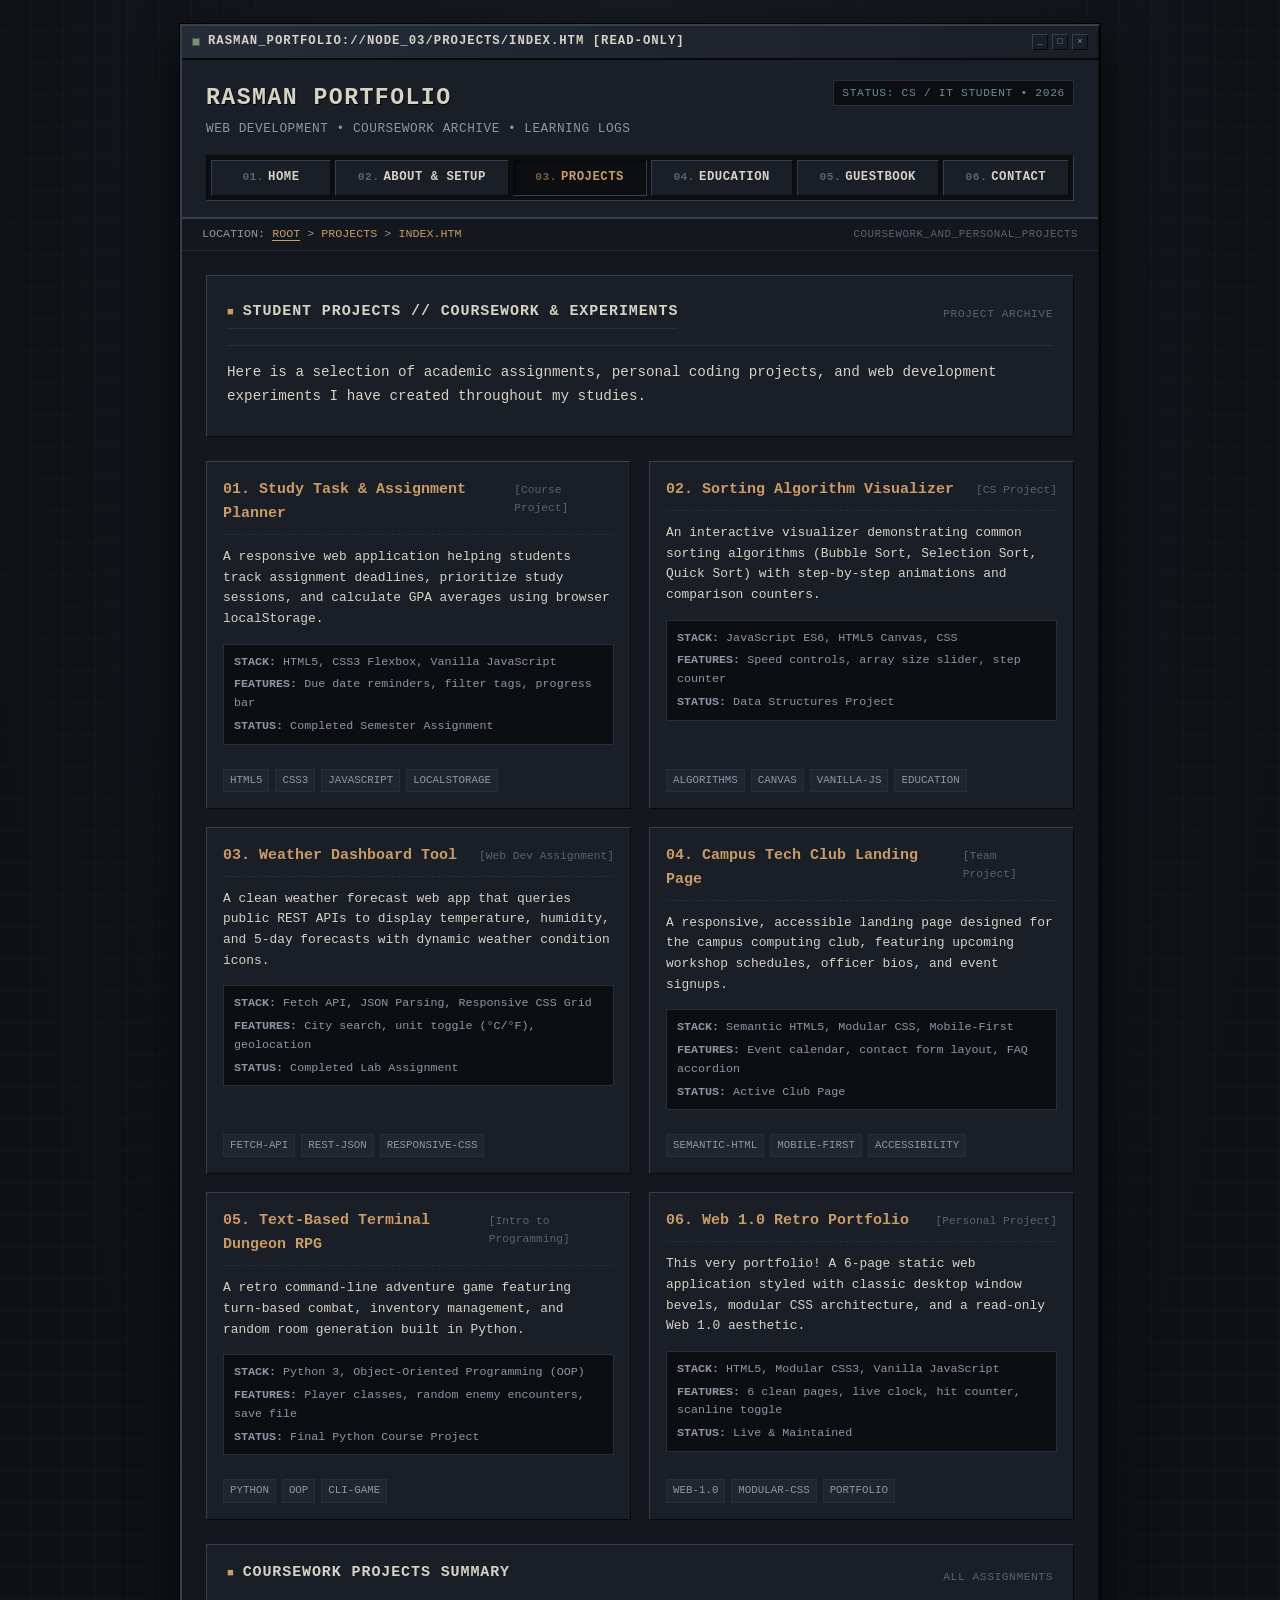
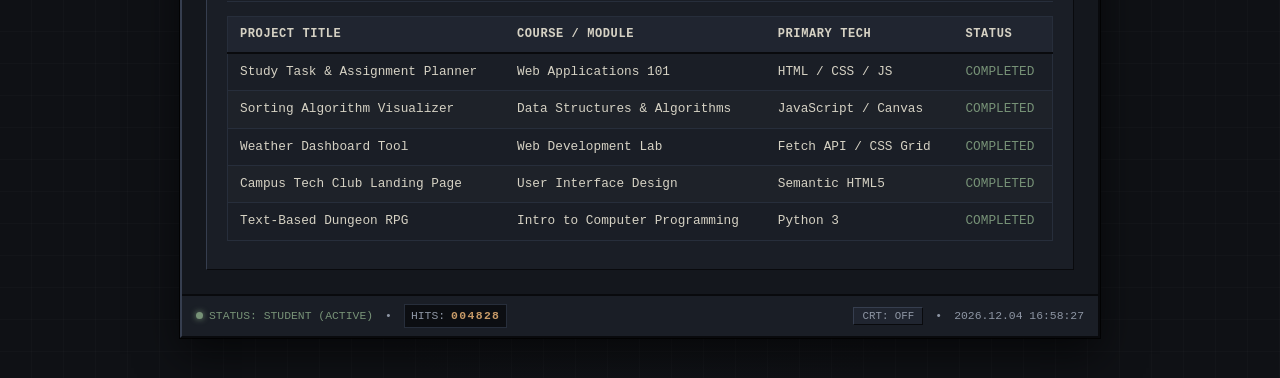
<file: projects/index.html>
<!DOCTYPE html>
<html lang="en">
<head>
  <meta charset="UTF-8">
  <meta name="viewport" content="width=device-width, initial-scale=1.0">
  <meta name="description" content="Rasman Projects - Coursework assignments, web applications, and programming experiments.">
  <meta name="author" content="Rasman">
  <title>Rasman Portfolio // Web 1.0 Archive [Projects]</title>
  <link rel="stylesheet" href="../css/base.css">
  <link rel="stylesheet" href="../css/components.css">
  <link rel="stylesheet" href="../css/pages/projects.css">
</head>
<body>

  <div class="desktop-wrapper" id="main-window">
    
    <!-- Window Titlebar -->
    <header class="window-titlebar">
      <div class="titlebar-text">
        <span class="titlebar-dot"></span>
        RASMAN_PORTFOLIO://NODE_03/PROJECTS/INDEX.HTM [READ-ONLY]
      </div>
      <div class="titlebar-controls">
        <span class="win-btn">_</span>
        <span class="win-btn">□</span>
        <span class="win-btn">×</span>
      </div>
    </header>

    <!-- Site Header & Banner -->
    <div class="site-header">
      <div class="banner-top">
        <div class="site-logo-group">
          <h1>RASMAN PORTFOLIO</h1>
          <div class="site-subtitle">WEB DEVELOPMENT • COURSEWORK ARCHIVE • LEARNING LOGS</div>
        </div>
        <div class="system-badge-tag">
          STATUS: CS / IT STUDENT • 2026
        </div>
      </div>

      <!-- Navigation System -->
      <nav class="nav-container" aria-label="Main Navigation">
        <ul class="nav-links">
          <li class="nav-item"><a href="../index.html" class="nav-link" id="nav-home"><span class="nav-num">01.</span>HOME</a></li>
          <li class="nav-item"><a href="../about/index.html" class="nav-link" id="nav-about"><span class="nav-num">02.</span>ABOUT &amp; SETUP</a></li>
          <li class="nav-item"><a href="index.html" class="nav-link active" id="nav-projects"><span class="nav-num">03.</span>PROJECTS</a></li>
          <li class="nav-item"><a href="../experience/index.html" class="nav-link" id="nav-experience"><span class="nav-num">04.</span>EDUCATION</a></li>
          <li class="nav-item"><a href="../guestbook/index.html" class="nav-link" id="nav-guestbook"><span class="nav-num">05.</span>GUESTBOOK</a></li>
          <li class="nav-item"><a href="../contact/index.html" class="nav-link" id="nav-contact"><span class="nav-num">06.</span>CONTACT</a></li>
        </ul>
      </nav>
    </div>

    <!-- Breadcrumb Bar -->
    <div class="breadcrumb-bar">
      <div class="breadcrumb-path">
        LOCATION: <a href="../index.html">ROOT</a> &gt; <span>PROJECTS</span> &gt; <span>INDEX.HTM</span>
      </div>
      <div class="protocol-tag">
        COURSEWORK_AND_PERSONAL_PROJECTS
      </div>
    </div>

    <!-- Main Content Area -->
    <main class="main-content">

      <!-- Header Section -->
      <section class="panel-box">
        <div class="panel-header">
          <h2 class="panel-title">STUDENT PROJECTS // COURSEWORK &amp; EXPERIMENTS</h2>
          <span class="panel-meta">PROJECT ARCHIVE</span>
        </div>
        <p class="lead">
          Here is a selection of academic assignments, personal coding projects, and web development experiments I have created throughout my studies.
        </p>
      </section>

      <!-- Project Grid -->
      <div class="grid-2col">

        <!-- Project 1 -->
        <article class="project-card">
          <div>
            <div class="project-card-header">
              <span class="project-title">01. Study Task &amp; Assignment Planner</span>
              <span class="project-year">[Course Project]</span>
            </div>
            <p class="project-desc">
              A responsive web application helping students track assignment deadlines, prioritize study sessions, and calculate GPA averages using browser localStorage.
            </p>
            <ul class="project-meta-list">
              <li><strong>STACK:</strong> HTML5, CSS3 Flexbox, Vanilla JavaScript</li>
              <li><strong>FEATURES:</strong> Due date reminders, filter tags, progress bar</li>
              <li><strong>STATUS:</strong> Completed Semester Assignment</li>
            </ul>
          </div>
          <div>
            <div class="tag-list">
              <span class="tag">HTML5</span>
              <span class="tag">CSS3</span>
              <span class="tag">JAVASCRIPT</span>
              <span class="tag">LOCALSTORAGE</span>
            </div>
          </div>
        </article>

        <!-- Project 2 -->
        <article class="project-card">
          <div>
            <div class="project-card-header">
              <span class="project-title">02. Sorting Algorithm Visualizer</span>
              <span class="project-year">[CS Project]</span>
            </div>
            <p class="project-desc">
              An interactive visualizer demonstrating common sorting algorithms (Bubble Sort, Selection Sort, Quick Sort) with step-by-step animations and comparison counters.
            </p>
            <ul class="project-meta-list">
              <li><strong>STACK:</strong> JavaScript ES6, HTML5 Canvas, CSS</li>
              <li><strong>FEATURES:</strong> Speed controls, array size slider, step counter</li>
              <li><strong>STATUS:</strong> Data Structures Project</li>
            </ul>
          </div>
          <div>
            <div class="tag-list">
              <span class="tag">ALGORITHMS</span>
              <span class="tag">CANVAS</span>
              <span class="tag">VANILLA-JS</span>
              <span class="tag">EDUCATION</span>
            </div>
          </div>
        </article>

        <!-- Project 3 -->
        <article class="project-card">
          <div>
            <div class="project-card-header">
              <span class="project-title">03. Weather Dashboard Tool</span>
              <span class="project-year">[Web Dev Assignment]</span>
            </div>
            <p class="project-desc">
              A clean weather forecast web app that queries public REST APIs to display temperature, humidity, and 5-day forecasts with dynamic weather condition icons.
            </p>
            <ul class="project-meta-list">
              <li><strong>STACK:</strong> Fetch API, JSON Parsing, Responsive CSS Grid</li>
              <li><strong>FEATURES:</strong> City search, unit toggle (°C/°F), geolocation</li>
              <li><strong>STATUS:</strong> Completed Lab Assignment</li>
            </ul>
          </div>
          <div>
            <div class="tag-list">
              <span class="tag">FETCH-API</span>
              <span class="tag">REST-JSON</span>
              <span class="tag">RESPONSIVE-CSS</span>
            </div>
          </div>
        </article>

        <!-- Project 4 -->
        <article class="project-card">
          <div>
            <div class="project-card-header">
              <span class="project-title">04. Campus Tech Club Landing Page</span>
              <span class="project-year">[Team Project]</span>
            </div>
            <p class="project-desc">
              A responsive, accessible landing page designed for the campus computing club, featuring upcoming workshop schedules, officer bios, and event signups.
            </p>
            <ul class="project-meta-list">
              <li><strong>STACK:</strong> Semantic HTML5, Modular CSS, Mobile-First</li>
              <li><strong>FEATURES:</strong> Event calendar, contact form layout, FAQ accordion</li>
              <li><strong>STATUS:</strong> Active Club Page</li>
            </ul>
          </div>
          <div>
            <div class="tag-list">
              <span class="tag">SEMANTIC-HTML</span>
              <span class="tag">MOBILE-FIRST</span>
              <span class="tag">ACCESSIBILITY</span>
            </div>
          </div>
        </article>

        <!-- Project 5 -->
        <article class="project-card">
          <div>
            <div class="project-card-header">
              <span class="project-title">05. Text-Based Terminal Dungeon RPG</span>
              <span class="project-year">[Intro to Programming]</span>
            </div>
            <p class="project-desc">
              A retro command-line adventure game featuring turn-based combat, inventory management, and random room generation built in Python.
            </p>
            <ul class="project-meta-list">
              <li><strong>STACK:</strong> Python 3, Object-Oriented Programming (OOP)</li>
              <li><strong>FEATURES:</strong> Player classes, random enemy encounters, save file</li>
              <li><strong>STATUS:</strong> Final Python Course Project</li>
            </ul>
          </div>
          <div>
            <div class="tag-list">
              <span class="tag">PYTHON</span>
              <span class="tag">OOP</span>
              <span class="tag">CLI-GAME</span>
            </div>
          </div>
        </article>

        <!-- Project 6 -->
        <article class="project-card">
          <div>
            <div class="project-card-header">
              <span class="project-title">06. Web 1.0 Retro Portfolio</span>
              <span class="project-year">[Personal Project]</span>
            </div>
            <p class="project-desc">
              This very portfolio! A 6-page static web application styled with classic desktop window bevels, modular CSS architecture, and a read-only Web 1.0 aesthetic.
            </p>
            <ul class="project-meta-list">
              <li><strong>STACK:</strong> HTML5, Modular CSS3, Vanilla JavaScript</li>
              <li><strong>FEATURES:</strong> 6 clean pages, live clock, hit counter, scanline toggle</li>
              <li><strong>STATUS:</strong> Live &amp; Maintained</li>
            </ul>
          </div>
          <div>
            <div class="tag-list">
              <span class="tag">WEB-1.0</span>
              <span class="tag">MODULAR-CSS</span>
              <span class="tag">PORTFOLIO</span>
            </div>
          </div>
        </article>

      </div>

      <!-- Coursework Summary Table -->
      <section class="panel-box">
        <div class="panel-header">
          <h3 class="panel-title">COURSEWORK PROJECTS SUMMARY</h3>
          <span class="panel-meta">ALL ASSIGNMENTS</span>
        </div>
        <div class="table-responsive">
          <table class="retro-table">
            <thead>
              <tr>
                <th>PROJECT TITLE</th>
                <th>COURSE / MODULE</th>
                <th>PRIMARY TECH</th>
                <th>STATUS</th>
              </tr>
            </thead>
            <tbody>
              <tr>
                <td>Study Task &amp; Assignment Planner</td>
                <td>Web Applications 101</td>
                <td>HTML / CSS / JS</td>
                <td><span class="text-accent-sage">COMPLETED</span></td>
              </tr>
              <tr>
                <td>Sorting Algorithm Visualizer</td>
                <td>Data Structures &amp; Algorithms</td>
                <td>JavaScript / Canvas</td>
                <td><span class="text-accent-sage">COMPLETED</span></td>
              </tr>
              <tr>
                <td>Weather Dashboard Tool</td>
                <td>Web Development Lab</td>
                <td>Fetch API / CSS Grid</td>
                <td><span class="text-accent-sage">COMPLETED</span></td>
              </tr>
              <tr>
                <td>Campus Tech Club Landing Page</td>
                <td>User Interface Design</td>
                <td>Semantic HTML5</td>
                <td><span class="text-accent-sage">COMPLETED</span></td>
              </tr>
              <tr>
                <td>Text-Based Dungeon RPG</td>
                <td>Intro to Computer Programming</td>
                <td>Python 3</td>
                <td><span class="text-accent-sage">COMPLETED</span></td>
              </tr>
            </tbody>
          </table>
        </div>
      </section>

    </main>

    <!-- Retro Status Bar (Footer) -->
    <footer class="site-footer">
      <div class="footer-section">
        <span class="status-indicator">
          <span class="status-dot"></span>
          STATUS: STUDENT (ACTIVE)
        </span>
        <span>•</span>
        <span class="hit-counter-box">
          HITS: <span class="hit-counter-digits" id="hit-counter">004821</span>
        </span>
      </div>

      <div class="footer-section">
        <button type="button" class="btn-toggle-scanlines" id="toggle-scanlines" title="Toggle subtle CRT scanlines">CRT: OFF</button>
        <span>•</span>
        <span id="system-clock">2026.08.30 13:00:00</span>
      </div>
    </footer>

  </div>

  <script src="../js/main.js"></script>
</body>
</html>
</file>
<file: css/base.css>
:root {
 
  --bg-deep: #0f1115;
  --bg-canvas: #14171d;
  --bg-surface: #1a1e26;
  --bg-panel: #202530;
  --bg-inset: #0c0e12;
  --bg-highlight: #282f3d;


  --bevel-light: #363e4f;
  --bevel-dark: #090a0d;
  --border-subtle: #272e3b;
  --border-muted: #3a4354;

  --text-primary: #d6d2c4;      
  --text-secondary: #8e96a4;    
  --text-dim: #5a6270;        
  --accent-amber: #c89b68;      
  --accent-amber-dim: #7d5e3c;
  --accent-teal: #688e93;      
  --accent-sage: #779277;       
  --accent-rust: #a86b62;     

  
  --font-mono: "Courier New", Courier, "Lucida Console", "Liberation Mono", monospace;
  --font-serif: "Georgia", "Times New Roman", Times, serif;
  --font-sans: -apple-system, BlinkMacSystemFont, "Segoe UI", Roboto, Helvetica, Arial, sans-serif;

  
  --max-width: 920px;
  --site-padding: 16px;
  --radius-none: 0px;
}


*, *::before, *::after {
  box-sizing: border-box;
  margin: 0;
  padding: 0;
}

html {
  font-size: 15px;
  background-color: var(--bg-deep);
  color: var(--text-primary);
  font-family: var(--font-mono);
  line-height: 1.6;
  text-rendering: optimizeLegibility;
  -webkit-font-smoothing: antialiased;
}

body {
  min-height: 100vh;
  display: flex;
  flex-direction: column;
  align-items: center;
  padding: 24px var(--site-padding) 40px;
  background-color: var(--bg-deep);
  background-image: 
    radial-gradient(ellipse at 50% 0%, rgba(32, 37, 48, 0.4) 0%, transparent 75%),
    linear-gradient(rgba(255, 255, 255, 0.015) 1px, transparent 1px),
    linear-gradient(90deg, rgba(255, 255, 255, 0.015) 1px, transparent 1px);
  background-size: 100% 100%, 32px 32px, 32px 32px;
  background-position: 0 0, -1px -1px, -1px -1px;
}

body.scanlines::after {
  content: " ";
  display: block;
  position: fixed;
  top: 0; left: 0; bottom: 0; right: 0;
  background: linear-gradient(rgba(18, 16, 16, 0) 50%, rgba(0, 0, 0, 0.25) 50%);
  background-size: 100% 4px;
  z-index: 9999;
  pointer-events: none;
  opacity: 0.6;
}


a {
  color: var(--accent-amber);
  text-decoration: underline;
  text-underline-offset: 3px;
  transition: color 0.15s ease, background-color 0.15s ease;
}

a:hover {
  color: var(--text-primary);
  background-color: rgba(200, 155, 104, 0.15);
  text-decoration: none;
}


.desktop-wrapper {
  width: 100%;
  max-width: var(--max-width);
  background-color: var(--bg-canvas);
  border: 2px solid;
  border-color: var(--bevel-light) var(--bevel-dark) var(--bevel-dark) var(--bevel-light);
  box-shadow: 0 16px 40px rgba(0, 0, 0, 0.6), 0 0 0 1px rgba(0, 0, 0, 0.8);
  display: flex;
  flex-direction: column;
}

.window-titlebar {
  background: linear-gradient(90deg, #252c38 0%, #1a1e27 100%);
  padding: 6px 10px;
  display: flex;
  align-items: center;
  justify-content: space-between;
  border-bottom: 2px solid var(--bevel-dark);
  user-select: none;
}

.titlebar-text {
  font-size: 0.82rem;
  font-weight: bold;
  letter-spacing: 0.08em;
  color: var(--text-primary);
  display: flex;
  align-items: center;
  gap: 8px;
}

.titlebar-dot {
  display: inline-block;
  width: 8px;
  height: 8px;
  background-color: var(--accent-sage);
  border: 1px solid rgba(0, 0, 0, 0.4);
}

.titlebar-controls {
  display: flex;
  gap: 4px;
}

.win-btn {
  width: 16px;
  height: 16px;
  background-color: var(--bg-surface);
  border: 1px solid;
  border-color: var(--bevel-light) var(--bevel-dark) var(--bevel-dark) var(--bevel-light);
  font-size: 9px;
  line-height: 14px;
  text-align: center;
  color: var(--text-secondary);
  cursor: default;
}


.site-header {
  padding: 20px 24px 16px;
  background-color: var(--bg-surface);
  border-bottom: 2px solid;
  border-color: var(--bevel-dark) var(--bevel-light) var(--bevel-light) var(--bevel-dark);
  display: flex;
  flex-direction: column;
  gap: 12px;
}

.banner-top {
  display: flex;
  justify-content: space-between;
  align-items: flex-start;
  flex-wrap: wrap;
  gap: 12px;
}

.site-logo-group h1 {
  font-size: 1.55rem;
  letter-spacing: 0.06em;
  font-weight: 700;
  color: var(--text-primary);
  text-shadow: 1px 1px 0px rgba(0, 0, 0, 0.8);
}

.site-logo-group .site-subtitle {
  font-size: 0.85rem;
  color: var(--text-secondary);
  margin-top: 2px;
  letter-spacing: 0.04em;
}

.system-badge-tag {
  font-size: 0.75rem;
  padding: 3px 8px;
  background-color: var(--bg-inset);
  border: 1px solid var(--border-subtle);
  color: var(--accent-teal);
  letter-spacing: 0.06em;
}


.nav-container {
  margin-top: 4px;
  background-color: var(--bg-inset);
  border: 1px solid;
  border-color: var(--bevel-dark) var(--bevel-light) var(--bevel-light) var(--bevel-dark);
  padding: 4px;
}

.nav-links {
  list-style: none;
  display: flex;
  flex-wrap: wrap;
  gap: 4px;
}

.nav-item {
  flex: 1 1 auto;
  min-width: 120px;
}

.nav-link {
  display: block;
  text-align: center;
  padding: 7px 10px;
  background-color: var(--bg-surface);
  color: var(--text-primary);
  font-size: 0.82rem;
  font-weight: bold;
  text-decoration: none;
  letter-spacing: 0.04em;
  border: 1px solid;
  border-color: var(--bevel-light) var(--bevel-dark) var(--bevel-dark) var(--bevel-light);
  white-space: nowrap;
}

.nav-link:hover {
  background-color: var(--bg-panel);
  color: var(--accent-amber);
  text-decoration: none;
}

.nav-link.active {
  background-color: var(--bg-inset);
  color: var(--accent-amber);
  border-color: var(--bevel-dark) var(--bevel-light) var(--bevel-light) var(--bevel-dark);
  box-shadow: inset 1px 1px 3px rgba(0, 0, 0, 0.7);
}

.nav-link .nav-num {
  color: var(--text-dim);
  margin-right: 4px;
  font-size: 0.75rem;
}

.nav-link.active .nav-num {
  color: var(--accent-amber-dim);
}


.breadcrumb-bar {
  background-color: var(--bg-canvas);
  padding: 6px 20px;
  font-size: 0.78rem;
  color: var(--text-secondary);
  border-bottom: 1px solid var(--border-subtle);
  display: flex;
  justify-content: space-between;
  align-items: center;
  flex-wrap: wrap;
  gap: 8px;
}

.breadcrumb-path {
  color: var(--text-secondary);
}

.breadcrumb-path span {
  color: var(--accent-amber);
}

.protocol-tag {
  color: var(--text-dim);
  font-size: 0.72rem;
  letter-spacing: 0.05em;
}


.main-content {
  padding: 24px;
  background-color: var(--bg-canvas);
  display: flex;
  flex-direction: column;
  gap: 24px;
}


.site-footer {
  margin-top: auto;
  background-color: var(--bg-surface);
  border-top: 2px solid;
  border-color: var(--bevel-dark) var(--bevel-light) var(--bevel-light) var(--bevel-dark);
  padding: 8px 14px;
  display: flex;
  justify-content: space-between;
  align-items: center;
  font-size: 0.76rem;
  color: var(--text-secondary);
  flex-wrap: wrap;
  gap: 10px;
  user-select: none;
}

.footer-section {
  display: flex;
  align-items: center;
  gap: 12px;
  flex-wrap: wrap;
}

.status-indicator {
  display: inline-flex;
  align-items: center;
  gap: 6px;
  color: var(--accent-sage);
}

.status-dot {
  width: 7px;
  height: 7px;
  background-color: var(--accent-sage);
  border-radius: 50%;
  box-shadow: 0 0 6px var(--accent-sage);
}

.hit-counter-box {
  display: inline-flex;
  align-items: center;
  gap: 6px;
  background-color: var(--bg-inset);
  border: 1px solid var(--border-subtle);
  padding: 2px 6px;
}

.hit-counter-digits {
  color: var(--accent-amber);
  font-weight: bold;
  letter-spacing: 0.12em;
  font-family: var(--font-mono);
}

.btn-toggle-scanlines {
  background-color: var(--bg-panel);
  border: 1px solid;
  border-color: var(--bevel-light) var(--bevel-dark) var(--bevel-dark) var(--bevel-light);
  color: var(--text-secondary);
  font-size: 0.72rem;
  font-family: var(--font-mono);
  padding: 2px 8px;
  cursor: pointer;
}

.btn-toggle-scanlines:hover {
  color: var(--text-primary);
  background-color: var(--bg-surface);
}


@media (max-width: 768px) {
  body {
    padding: 8px var(--site-padding) 20px;
  }

  .nav-item {
    min-width: 45%;
  }

  .site-footer {
    flex-direction: column;
    align-items: flex-start;
  }

  .footer-section {
    width: 100%;
    justify-content: space-between;
  }
}
</file>
<file: css/components.css>
.panel-box {
  background-color: var(--bg-surface);
  border: 1px solid;
  border-color: var(--bevel-light) var(--bevel-dark) var(--bevel-dark) var(--bevel-light);
  padding: 16px 20px;
}

.panel-inset {
  background-color: var(--bg-inset);
  border: 1px solid;
  border-color: var(--bevel-dark) var(--bevel-light) var(--bevel-light) var(--bevel-dark);
  padding: 14px 18px;
}

.panel-header {
  display: flex;
  align-items: center;
  justify-content: space-between;
  border-bottom: 1px solid var(--border-subtle);
  padding-bottom: 8px;
  margin-bottom: 14px;
}

.panel-title {
  font-size: 1rem;
  font-weight: 700;
  letter-spacing: 0.06em;
  color: var(--text-primary);
  display: flex;
  align-items: center;
  gap: 8px;
}

.panel-title::before {
  content: "■";
  color: var(--accent-amber);
  font-size: 0.75rem;
}

.panel-meta {
  font-size: 0.75rem;
  color: var(--text-dim);
  letter-spacing: 0.05em;
}

h2, h3, h4 {
  font-family: var(--font-mono);
  color: var(--text-primary);
  margin-bottom: 8px;
}

h2 {
  font-size: 1.15rem;
  border-bottom: 1px solid var(--border-subtle);
  padding-bottom: 4px;
  margin-top: 8px;
}

h3 {
  font-size: 0.95rem;
  color: var(--accent-amber);
}

p {
  margin-bottom: 12px;
  color: var(--text-primary);
  font-size: 0.9rem;
}

p.lead {
  font-size: 0.95rem;
  color: var(--text-primary);
  line-height: 1.7;
}

.text-muted {
  color: var(--text-secondary);
}

.text-dim {
  color: var(--text-dim);
}

.text-accent-amber {
  color: var(--accent-amber);
}

.text-accent-teal {
  color: var(--accent-teal);
}

.text-accent-sage {
  color: var(--accent-sage);
}

.text-accent-rust {
  color: var(--accent-rust);
}


.retro-callout {
  background-color: var(--bg-inset);
  border-left: 3px solid var(--accent-amber);
  padding: 10px 14px;
  margin: 12px 0;
  font-size: 0.85rem;
  color: var(--text-secondary);
}

.retro-callout cite {
  display: block;
  margin-top: 6px;
  font-size: 0.78rem;
  color: var(--text-dim);
  font-style: normal;
}

/* Retro Notice Banner */
.retro-notice {
  background-color: #1a1712;
  border: 1px solid var(--accent-amber-dim);
  padding: 10px 14px;
  font-size: 0.82rem;
  color: var(--accent-amber);
  display: flex;
  align-items: center;
  gap: 10px;
  margin-bottom: 16px;
}


.table-responsive {
  overflow-x: auto;
  margin: 12px 0;
}

table.retro-table {
  width: 100%;
  border-collapse: collapse;
  font-size: 0.85rem;
  background-color: var(--bg-surface);
  border: 1px solid var(--border-subtle);
}

table.retro-table th {
  background-color: var(--bg-panel);
  color: var(--text-primary);
  text-align: left;
  padding: 8px 12px;
  font-weight: 700;
  letter-spacing: 0.05em;
  border-bottom: 2px solid;
  border-color: var(--bevel-dark);
  font-size: 0.8rem;
}

table.retro-table td {
  padding: 8px 12px;
  border-bottom: 1px solid var(--border-subtle);
  color: var(--text-primary);
}

table.retro-table tr:nth-child(even) {
  background-color: rgba(255, 255, 255, 0.015);
}

table.retro-table tr:hover {
  background-color: rgba(200, 155, 104, 0.05);
}


.tag-list {
  display: flex;
  flex-wrap: wrap;
  gap: 6px;
  margin-top: 10px;
}

.tag {
  font-size: 0.72rem;
  padding: 2px 6px;
  background-color: var(--bg-panel);
  border: 1px solid var(--border-subtle);
  color: var(--text-secondary);
}


.grid-2col {
  display: grid;
  grid-template-columns: repeat(auto-fit, minmax(360px, 1fr));
  gap: 18px;
}

@media (max-width: 768px) {
  .grid-2col {
    grid-template-columns: 1fr;
  }
}
</file>
<file: css/pages/home.css>
.home-summary-grid {
  display: grid;
  grid-template-columns: 1.2fr 1fr;
  gap: 16px;
}

.home-status-card {
  background-color: var(--bg-inset);
  border: 1px solid var(--border-subtle);
  padding: 12px 16px;
  font-size: 0.84rem;
}

.home-quick-links {
  list-style: none;
  display: flex;
  flex-direction: column;
  gap: 8px;
}

.home-quick-links a {
  display: inline-block;
}

@media (max-width: 768px) {
  .home-summary-grid {
    grid-template-columns: 1fr;
  }
}
</file>
<file: css/pages/about.css>
.operator-dossier {
  display: flex;
  flex-direction: column;
  gap: 14px;
}

.spec-category-badge {
  color: var(--accent-teal);
  font-size: 0.76rem;
  letter-spacing: 0.05em;
}

.manifesto-list {
  margin-left: 20px;
  font-size: 0.88rem;
  color: var(--text-primary);
  line-height: 1.8;
}

.manifesto-list li {
  margin-bottom: 8px;
}
</file>
<file: css/pages/contact.css>
.pgp-box {
  background-color: var(--bg-inset);
  border: 1px solid var(--border-subtle);
  padding: 12px;
  font-size: 0.72rem;
  color: var(--text-secondary);
  font-family: var(--font-mono);
  overflow-x: auto;
  line-height: 1.4;
  white-space: pre;
}

.webring-list {
  list-style: square;
  margin-left: 18px;
  font-size: 0.85rem;
  line-height: 1.8;
}
</file>
<file: css/pages/experience.css>
.timeline-list {
  list-style: none;
  position: relative;
  padding-left: 20px;
  border-left: 1px dashed var(--border-muted);
  margin-left: 8px;
}

.timeline-item {
  position: relative;
  margin-bottom: 24px;
}

.timeline-item::before {
  content: "♦";
  position: absolute;
  left: -27px;
  top: 0;
  color: var(--accent-amber);
  font-size: 0.85rem;
  background-color: var(--bg-canvas);
}

.timeline-date {
  font-size: 0.78rem;
  color: var(--accent-teal);
  letter-spacing: 0.05em;
  margin-bottom: 2px;
}

.timeline-role {
  font-size: 0.98rem;
  font-weight: bold;
  color: var(--text-primary);
}

.timeline-org {
  font-size: 0.84rem;
  color: var(--text-secondary);
  margin-bottom: 8px;
}

.timeline-content {
  font-size: 0.86rem;
  color: var(--text-primary);
}
</file>
<file: css/pages/guestbook.css>
.guestbook-stream {
  display: flex;
  flex-direction: column;
  gap: 16px;
}

.guestbook-entry {
  background-color: var(--bg-surface);
  border: 1px solid;
  border-color: var(--bevel-light) var(--bevel-dark) var(--bevel-dark) var(--bevel-light);
  padding: 14px 16px;
}

.entry-header {
  display: flex;
  justify-content: space-between;
  align-items: center;
  border-bottom: 1px solid var(--border-subtle);
  padding-bottom: 6px;
  margin-bottom: 10px;
  font-size: 0.8rem;
}

.entry-author {
  font-weight: bold;
  color: var(--accent-amber);
}

.entry-origin {
  color: var(--text-dim);
  font-size: 0.75rem;
  margin-left: 6px;
}

.entry-timestamp {
  color: var(--text-dim);
  font-size: 0.75rem;
}

.entry-message {
  font-size: 0.88rem;
  color: var(--text-primary);
  line-height: 1.6;
}

.entry-reply {
  margin-top: 10px;
  padding: 8px 12px;
  background-color: var(--bg-inset);
  border-left: 2px solid var(--accent-teal);
  font-size: 0.8rem;
  color: var(--text-secondary);
}

.entry-reply-author {
  color: var(--accent-teal);
  font-weight: bold;
  margin-right: 4px;
}
</file>
<file: css/pages/projects.css>
.project-card {
  background-color: var(--bg-surface);
  border: 1px solid;
  border-color: var(--bevel-light) var(--bevel-dark) var(--bevel-dark) var(--bevel-light);
  padding: 16px;
  display: flex;
  flex-direction: column;
  justify-content: space-between;
}

.project-card-header {
  border-bottom: 1px dashed var(--border-subtle);
  padding-bottom: 8px;
  margin-bottom: 12px;
  display: flex;
  justify-content: space-between;
  align-items: baseline;
}

.project-title {
  font-size: 1rem;
  color: var(--accent-amber);
  font-weight: bold;
}

.project-year {
  font-size: 0.75rem;
  color: var(--text-dim);
}

.project-desc {
  font-size: 0.86rem;
  color: var(--text-primary);
  margin-bottom: 14px;
}

.project-meta-list {
  list-style: none;
  font-size: 0.78rem;
  color: var(--text-secondary);
  margin-bottom: 14px;
  background-color: var(--bg-inset);
  padding: 8px 10px;
  border: 1px solid var(--border-subtle);
}

.project-meta-list li {
  margin-bottom: 4px;
}

.project-meta-list li:last-child {
  margin-bottom: 0;
}
</file>
